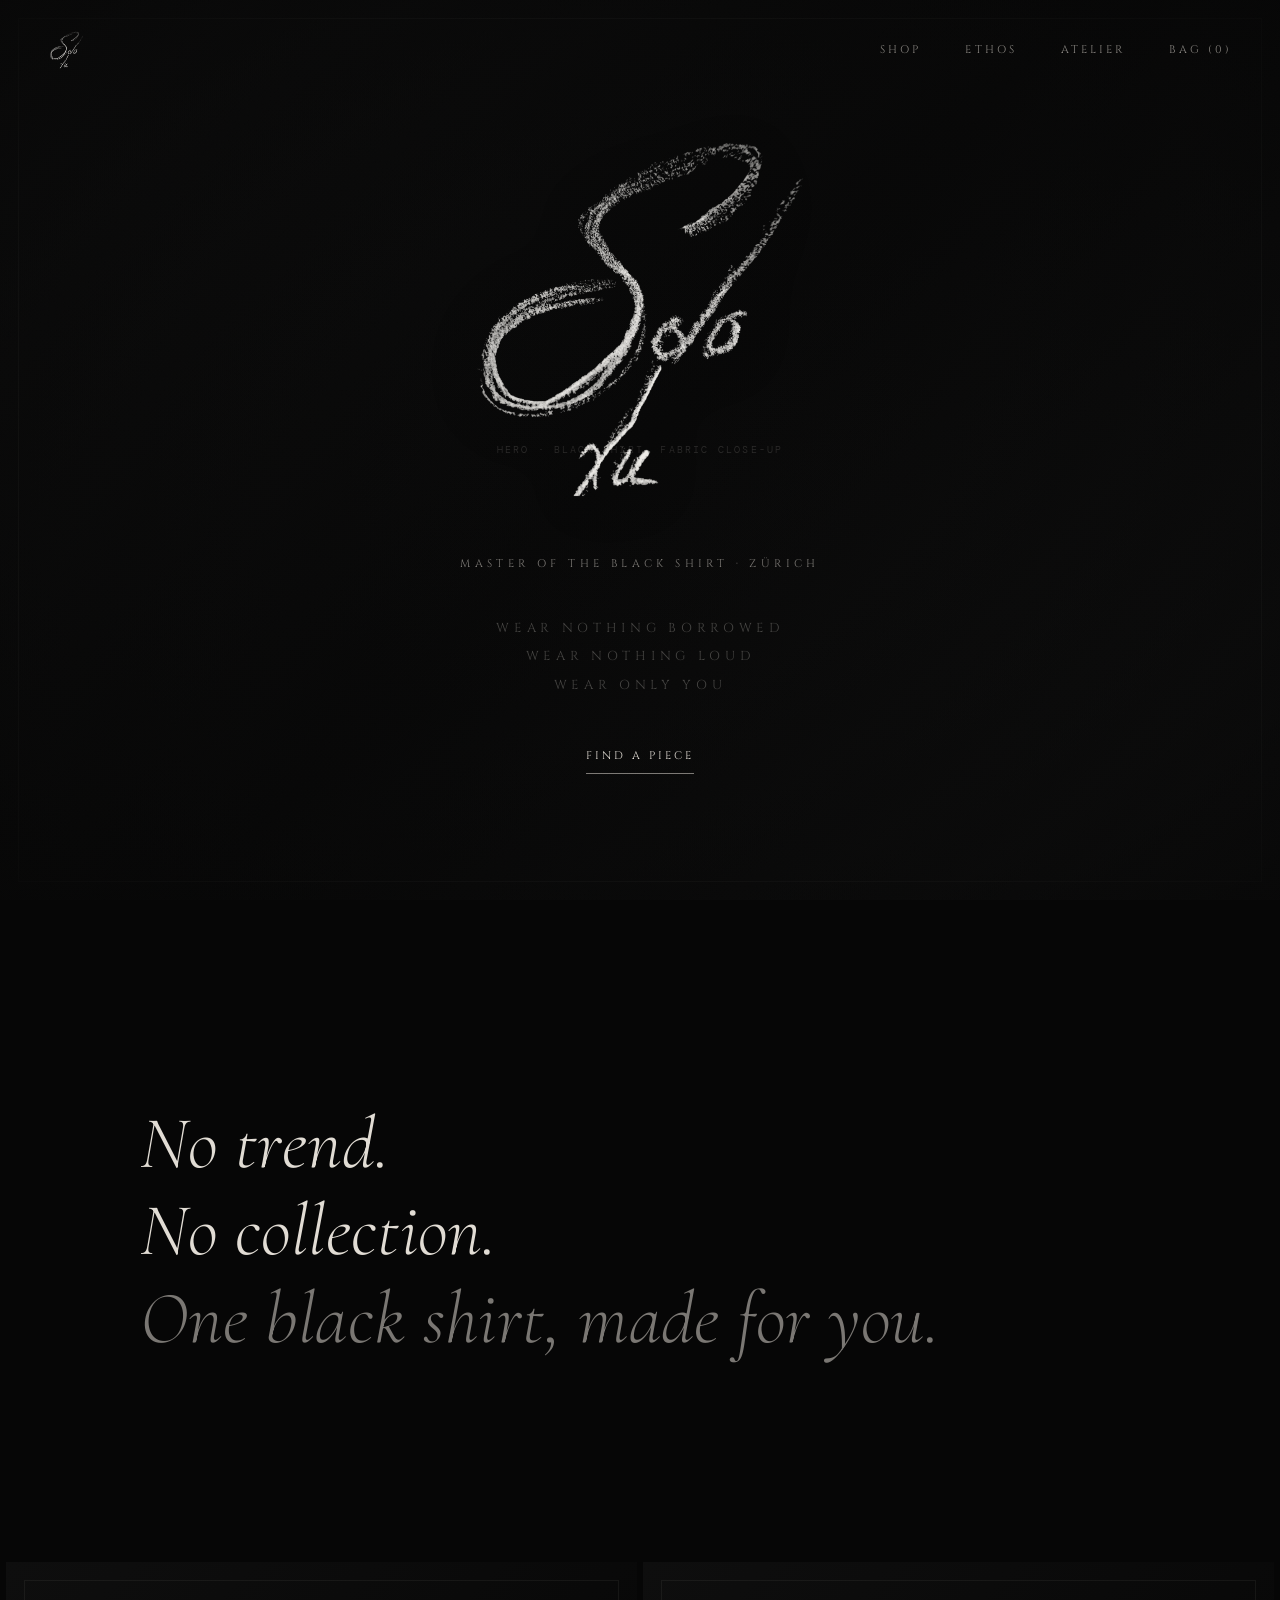
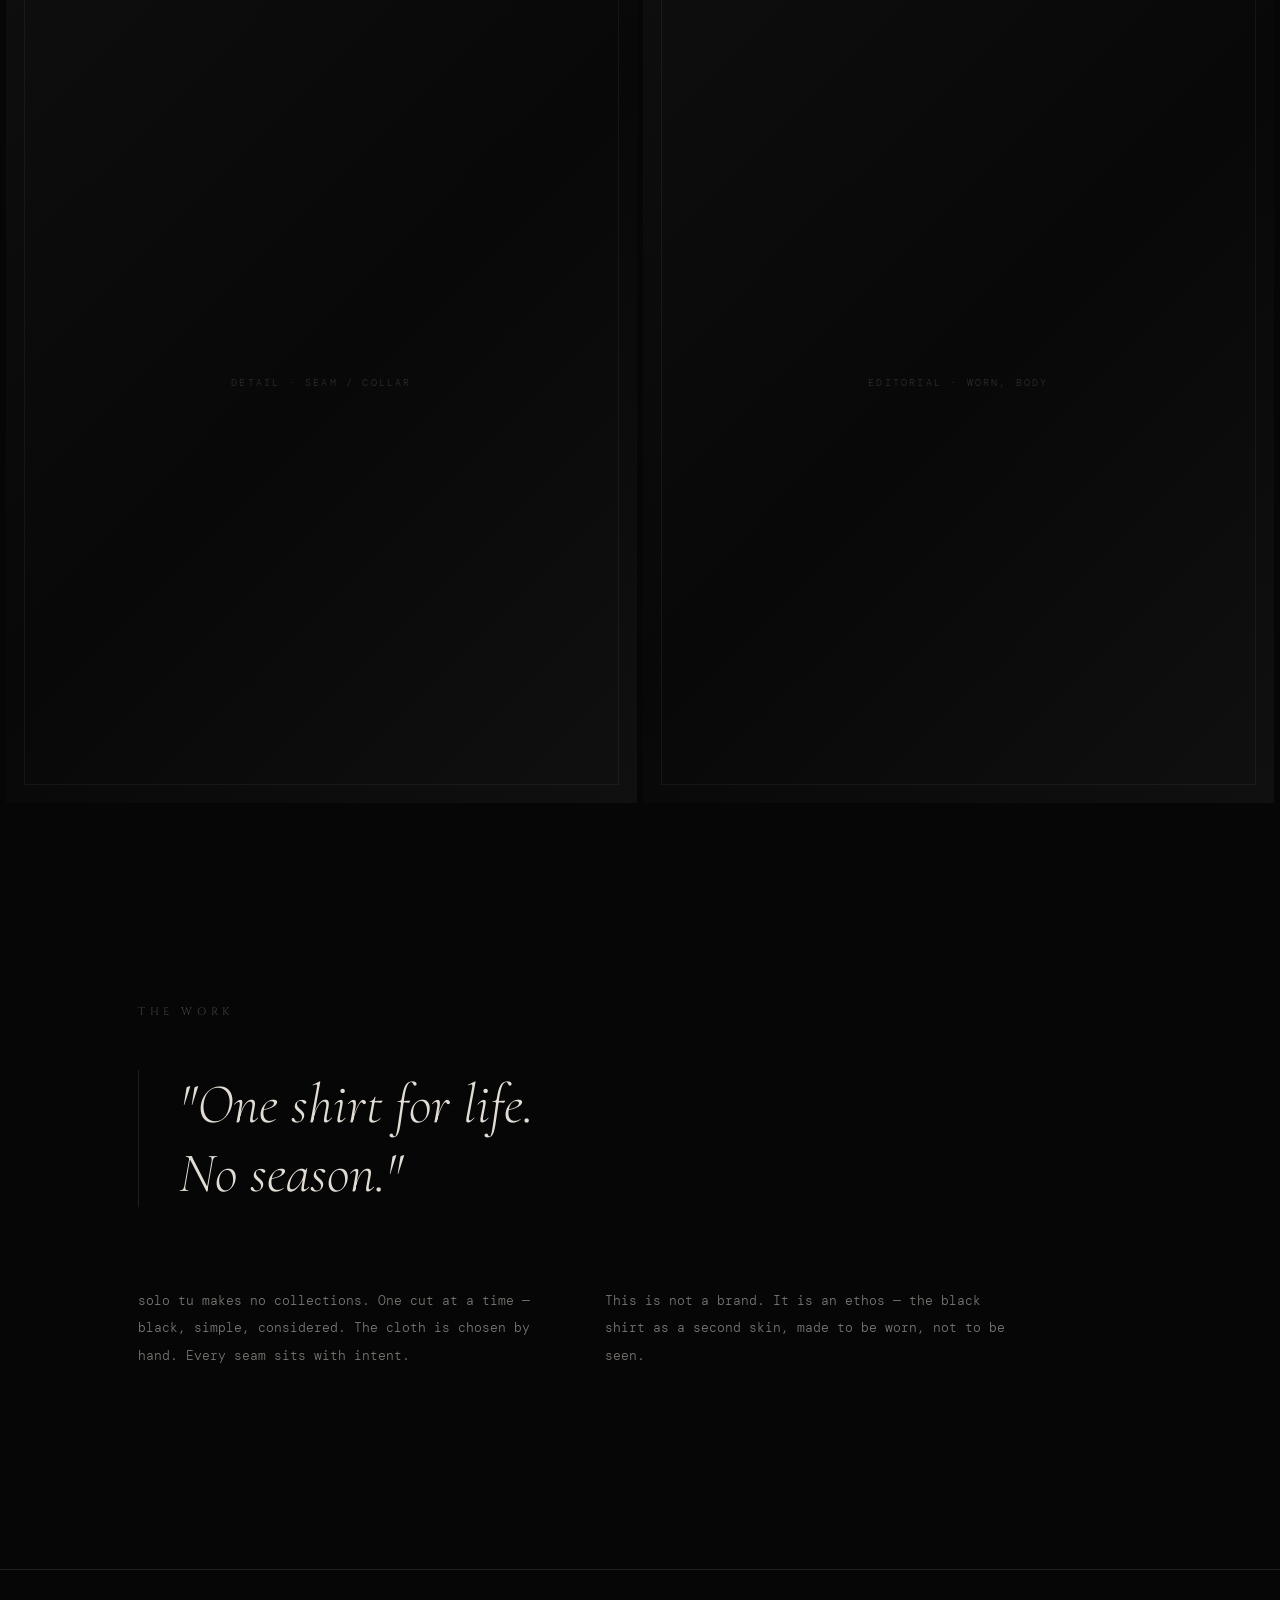
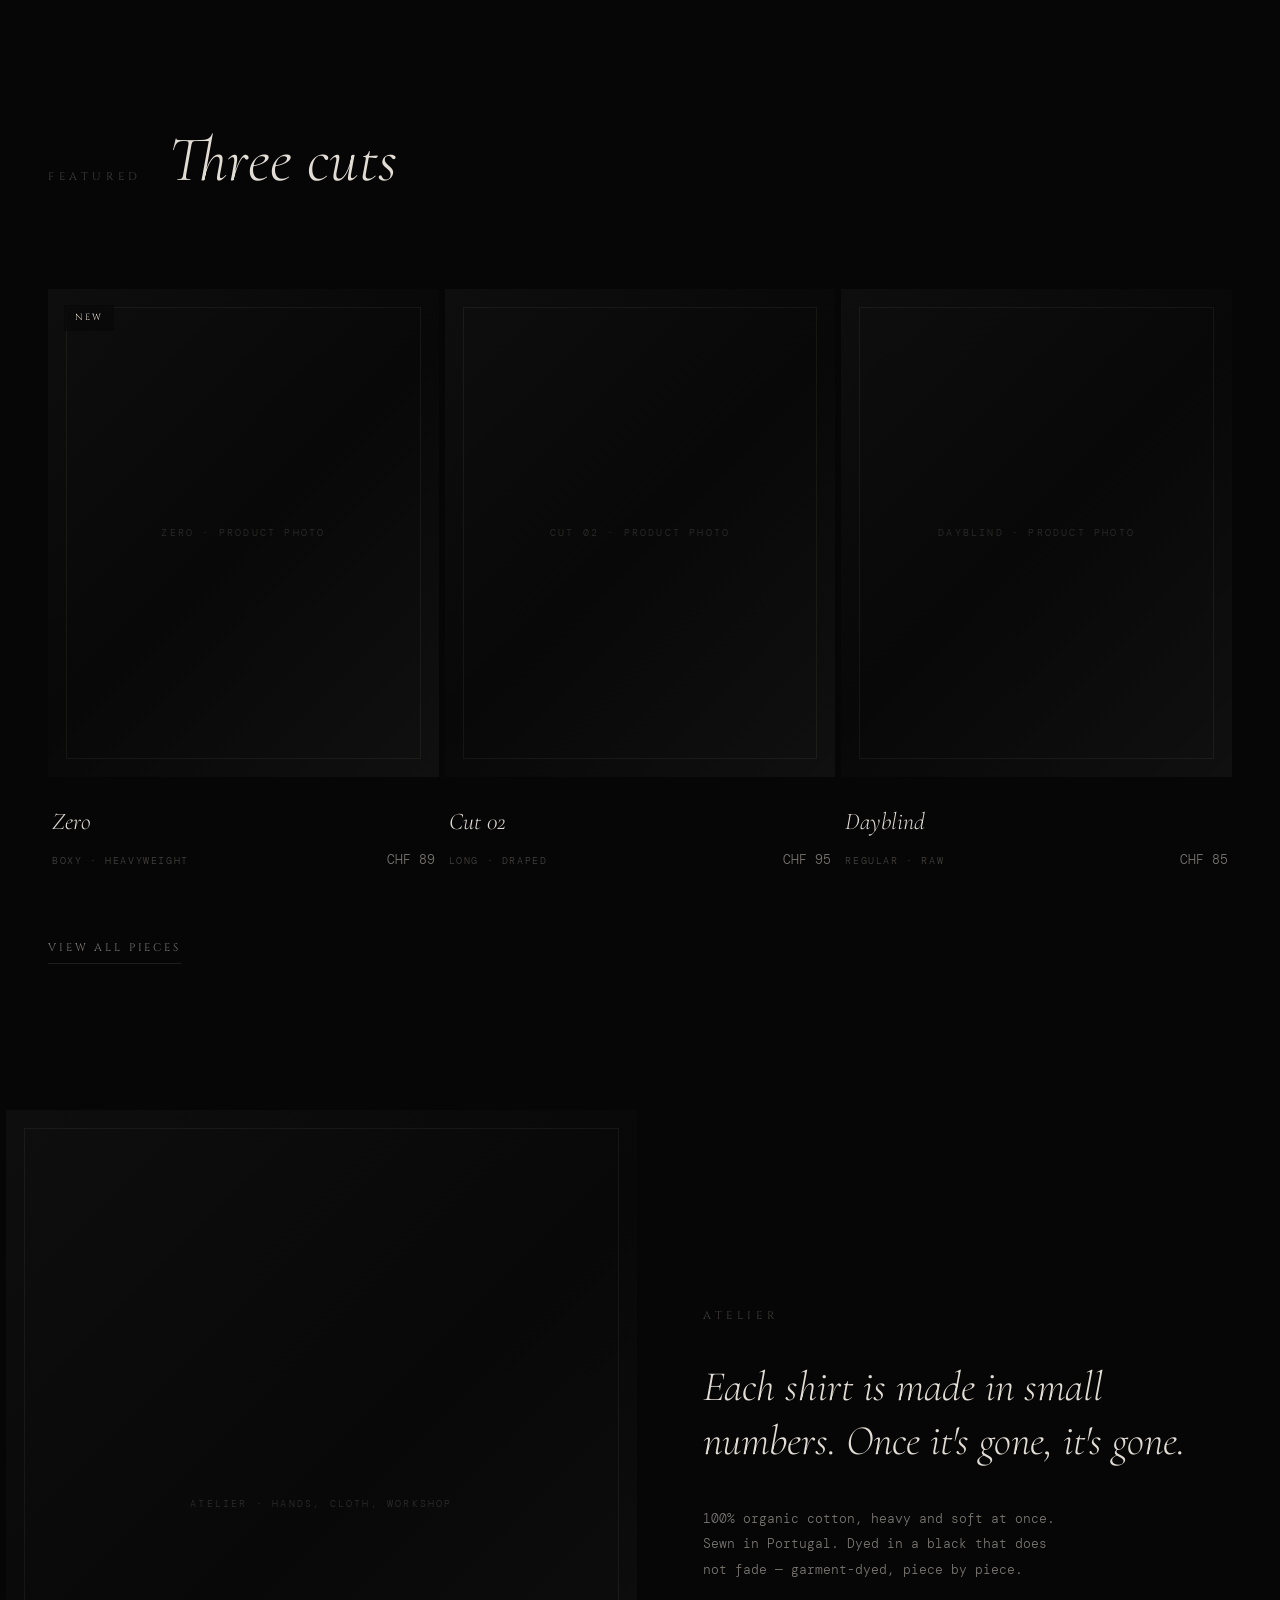
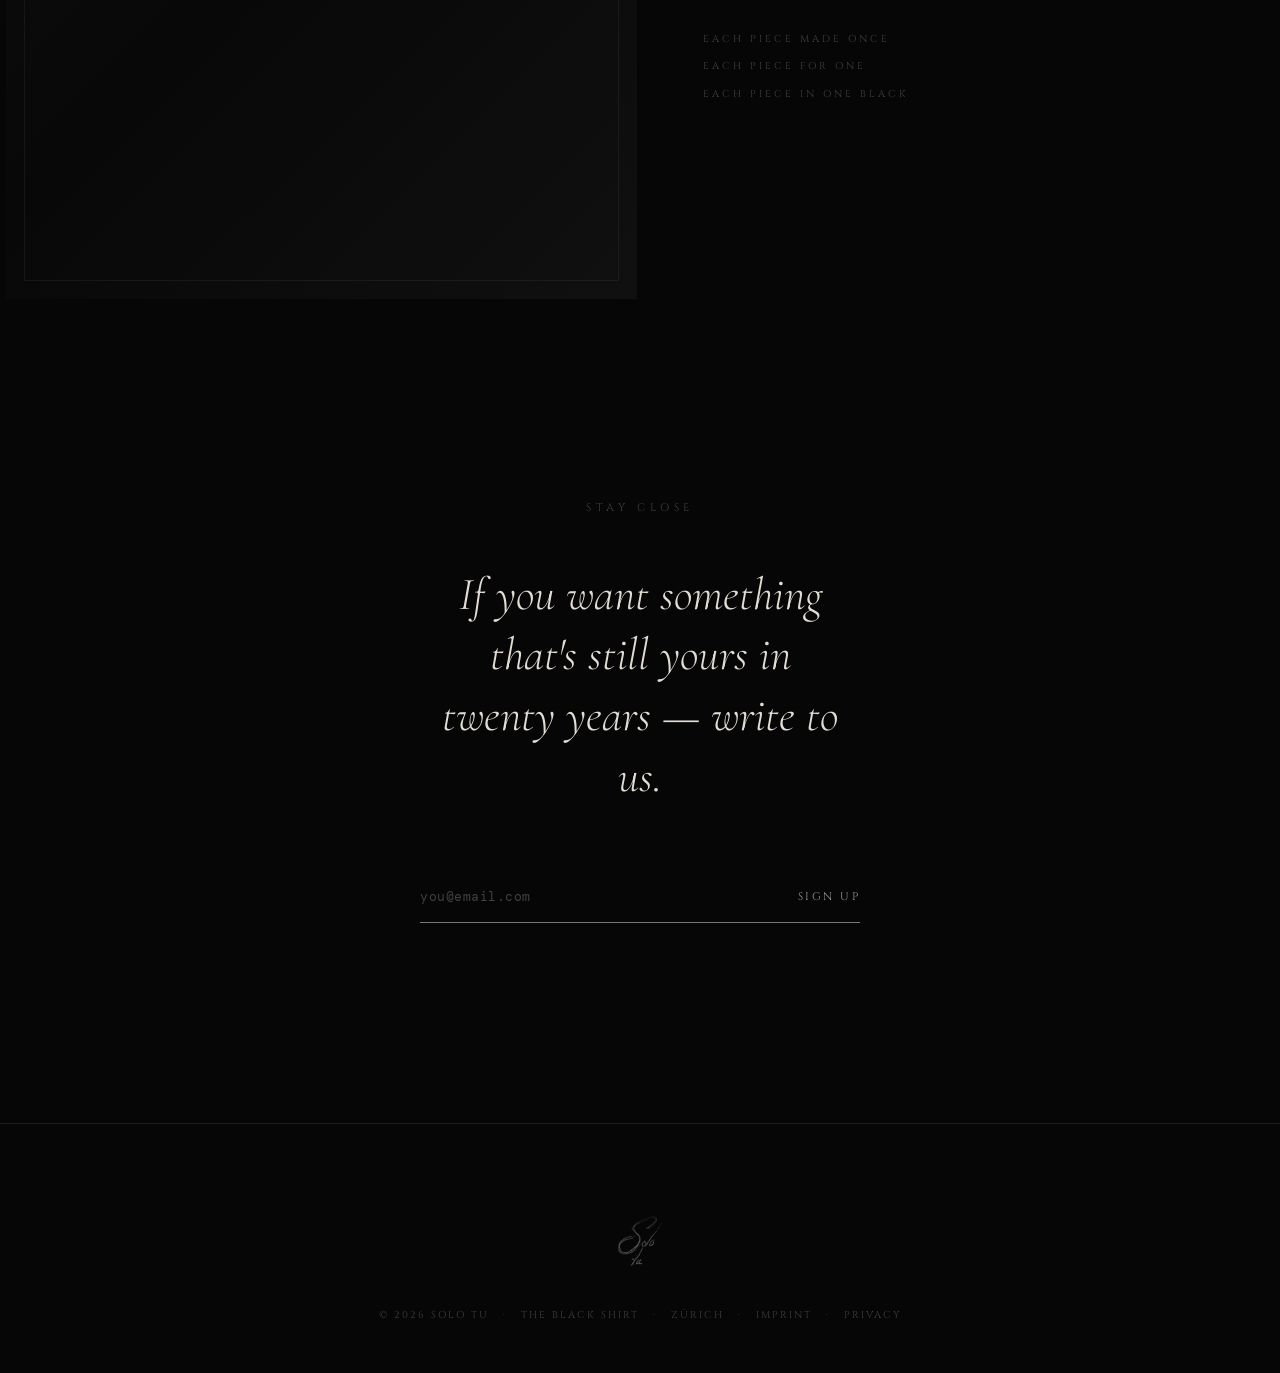
<file: index.html>
<!DOCTYPE html>
<html lang="en">
<head>
<meta charset="UTF-8">
<meta name="viewport" content="width=device-width, initial-scale=1.0">
<title>solo tu — wear nothing borrowed</title>
<meta name="description" content="solo tu. Black shirts as single pieces. Minimal. Black and white. Zürich.">
<link rel="preconnect" href="https://fonts.googleapis.com">
<link rel="preconnect" href="https://fonts.gstatic.com" crossorigin>
<link href="https://fonts.googleapis.com/css2?family=Cinzel:wght@400;500&family=Cormorant+Garamond:ital,wght@0,300;0,400;1,300;1,400&family=DM+Mono:wght@300;400&display=swap" rel="stylesheet">
<link rel="stylesheet" href="style.css">
</head>
<body>
<div class="grain"></div>

<nav id="nav">
  <a href="index.html" class="nav-logo"><img src="logo.png" alt="solo tu"></a>
  <button class="nav-toggle" aria-label="Menu" onclick="document.body.classList.toggle('menu-open')"><span></span><span></span><span></span></button>
  <div class="nav-links">
    <a href="shop.html">Shop</a>
    <a href="#manifest">Ethos</a>
    <a href="#atelier">Atelier</a>
    <a href="shop.html" class="nav-bag">Bag <span id="bag-count">(0)</span></a>
  </div>
</nav>

<!-- HERO — single atmospheric image, signature over it -->
<header class="hero">
  <div class="hero-media" data-ph="Hero · black shirt, fabric close-up">
    <div class="hero-overlay"></div>
  </div>
  <div class="hero-content">
    <img src="logo.png" alt="solo tu" class="hero-logo">
    <p class="hero-tagline">Master of the black shirt · Zürich</p>
    <div class="hero-lines">
      <span>Wear nothing borrowed</span>
      <span>Wear nothing loud</span>
      <span>Wear only you</span>
    </div>
    <a href="shop.html" class="hero-cta">Find a piece</a>
  </div>
</header>

<!-- MANIFEST — poetic, spare -->
<section class="manifest" id="manifest">
  <div class="manifest-inner">
    <p class="manifest-line" data-reveal>No trend.</p>
    <p class="manifest-line" data-reveal>No collection.</p>
    <p class="manifest-line dim" data-reveal>One black shirt, <em>made for you.</em></p>
  </div>
</section>

<!-- IMAGE PAIR -->
<section class="pair">
  <div class="pair-img" data-ph="Detail · seam / collar"></div>
  <div class="pair-img" data-ph="Editorial · worn, body"></div>
</section>

<!-- THE WORK -->
<section class="work" id="work">
  <span class="eyebrow" data-reveal>The Work</span>
  <blockquote class="work-quote" data-reveal>
    "One shirt for life.<br>No season."
  </blockquote>
  <div class="work-body" data-reveal>
    <p>solo tu makes no collections. One cut at a time — black, simple, considered. The cloth is chosen by hand. Every seam sits with intent.</p>
    <p>This is not a brand. It is an ethos — the black shirt as a second skin, made to be worn, not to be seen.</p>
  </div>
</section>

<!-- FEATURED -->
<section class="featured" id="featured">
  <div class="featured-head">
    <span class="eyebrow">Featured</span>
    <h2 class="featured-title">Three cuts</h2>
  </div>
  <div class="featured-grid" id="featured-grid"></div>
  <a href="shop.html" class="link-underline">View all pieces</a>
</section>

<!-- ATELIER -->
<section class="atelier" id="atelier">
  <div class="atelier-img" data-ph="Atelier · hands, cloth, workshop"></div>
  <div class="atelier-text" data-reveal>
    <span class="eyebrow">Atelier</span>
    <p class="atelier-quote">Each shirt is made in small numbers. Once it's gone, it's gone.</p>
    <p class="atelier-detail">100% organic cotton, heavy and soft at once. Sewn in Portugal. Dyed in a black that does not fade — garment-dyed, piece by piece.</p>
    <div class="atelier-pledge">
      <span>Each piece made once</span>
      <span>Each piece for one</span>
      <span>Each piece in one black</span>
    </div>
  </div>
</section>

<!-- COMMISSION / NEWSLETTER -->
<section class="commission">
  <span class="eyebrow" data-reveal>Stay close</span>
  <p class="commission-quote" data-reveal>If you want something that's still yours in twenty years — write to us.</p>
  <form class="signup-form" onsubmit="return false;">
    <input type="email" placeholder="you@email.com" aria-label="Email">
    <button type="submit">Sign up</button>
  </form>
</section>

<footer class="foot">
  <img src="logo.png" alt="solo tu" class="foot-logo">
  <div class="foot-meta">
    <span>© 2026 solo tu</span>
    <span>·</span>
    <span>The black shirt</span>
    <span>·</span>
    <span>Zürich</span>
    <span>·</span>
    <a href="impressum.html">Imprint</a>
    <span>·</span>
    <a href="datenschutz.html">Privacy</a>
  </div>
</footer>

<script src="products.js"></script>
<script src="main.js"></script>
</body>
</html>
</file>
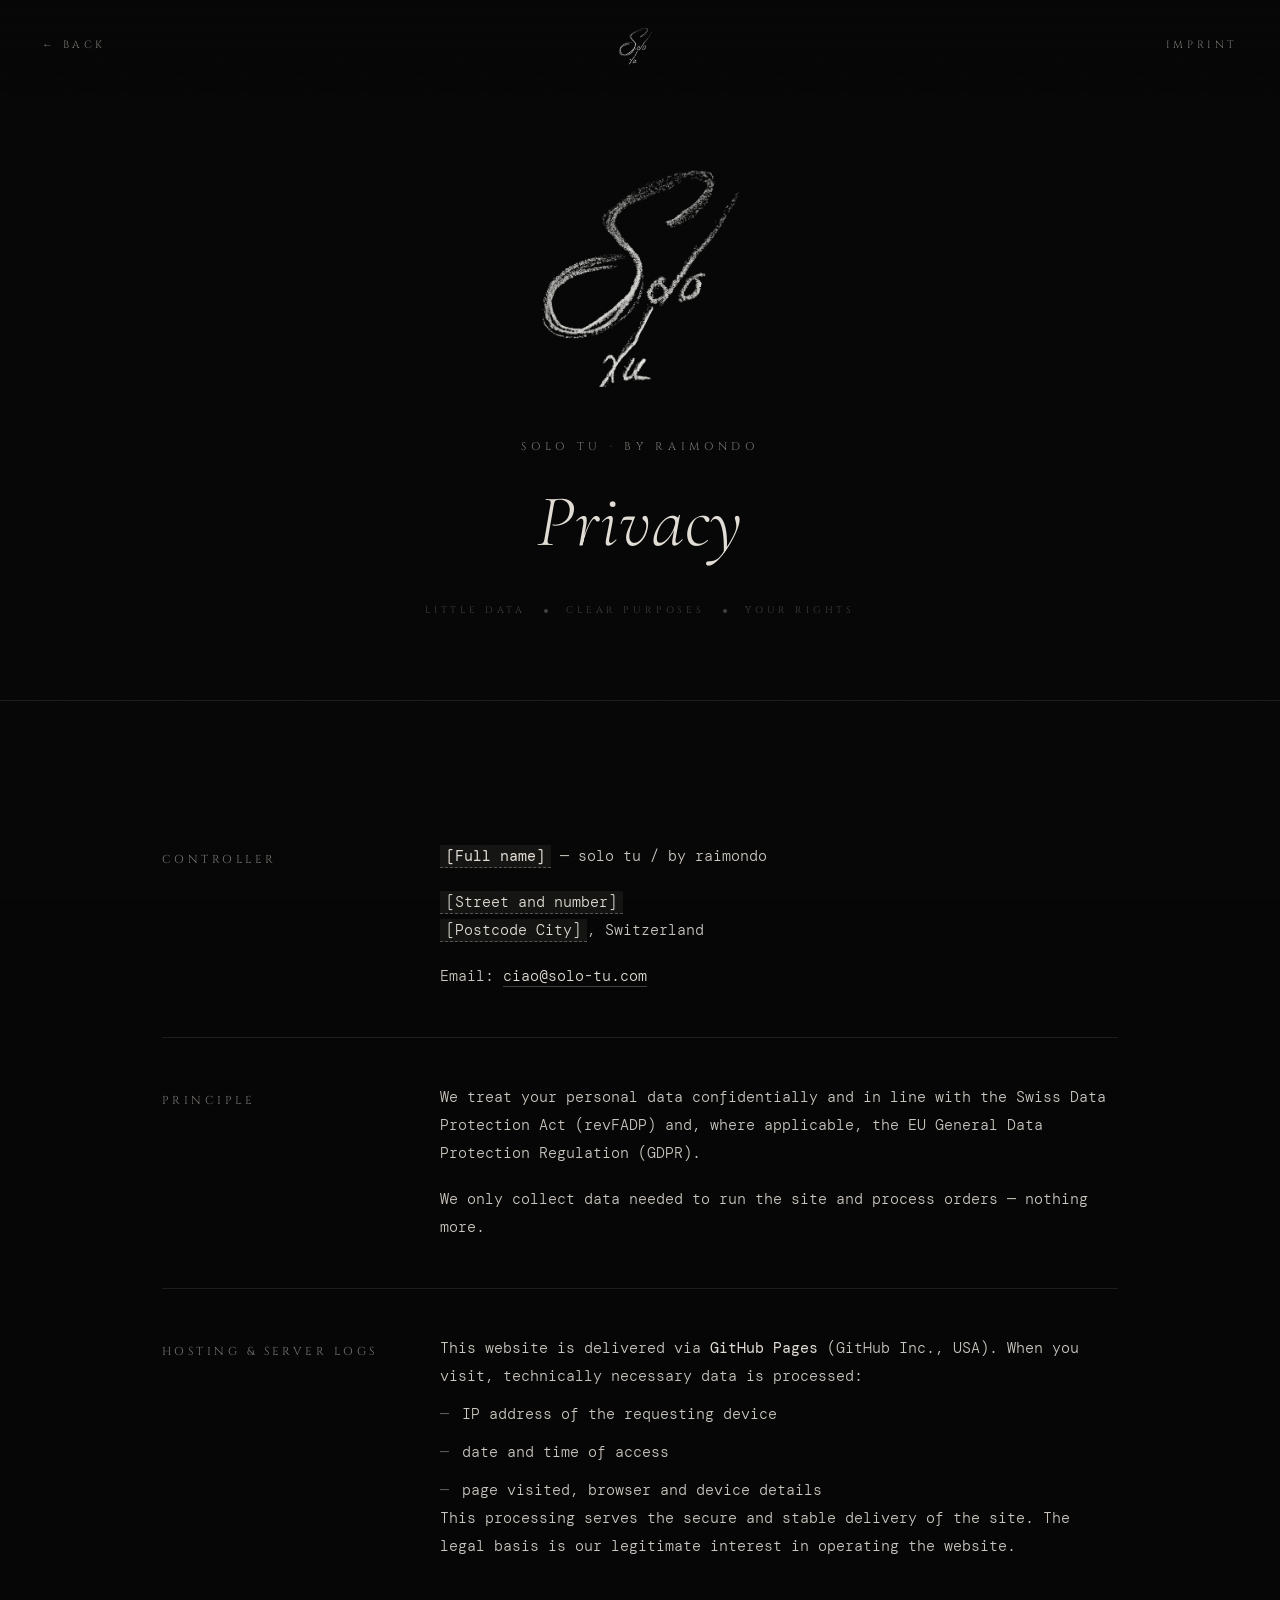
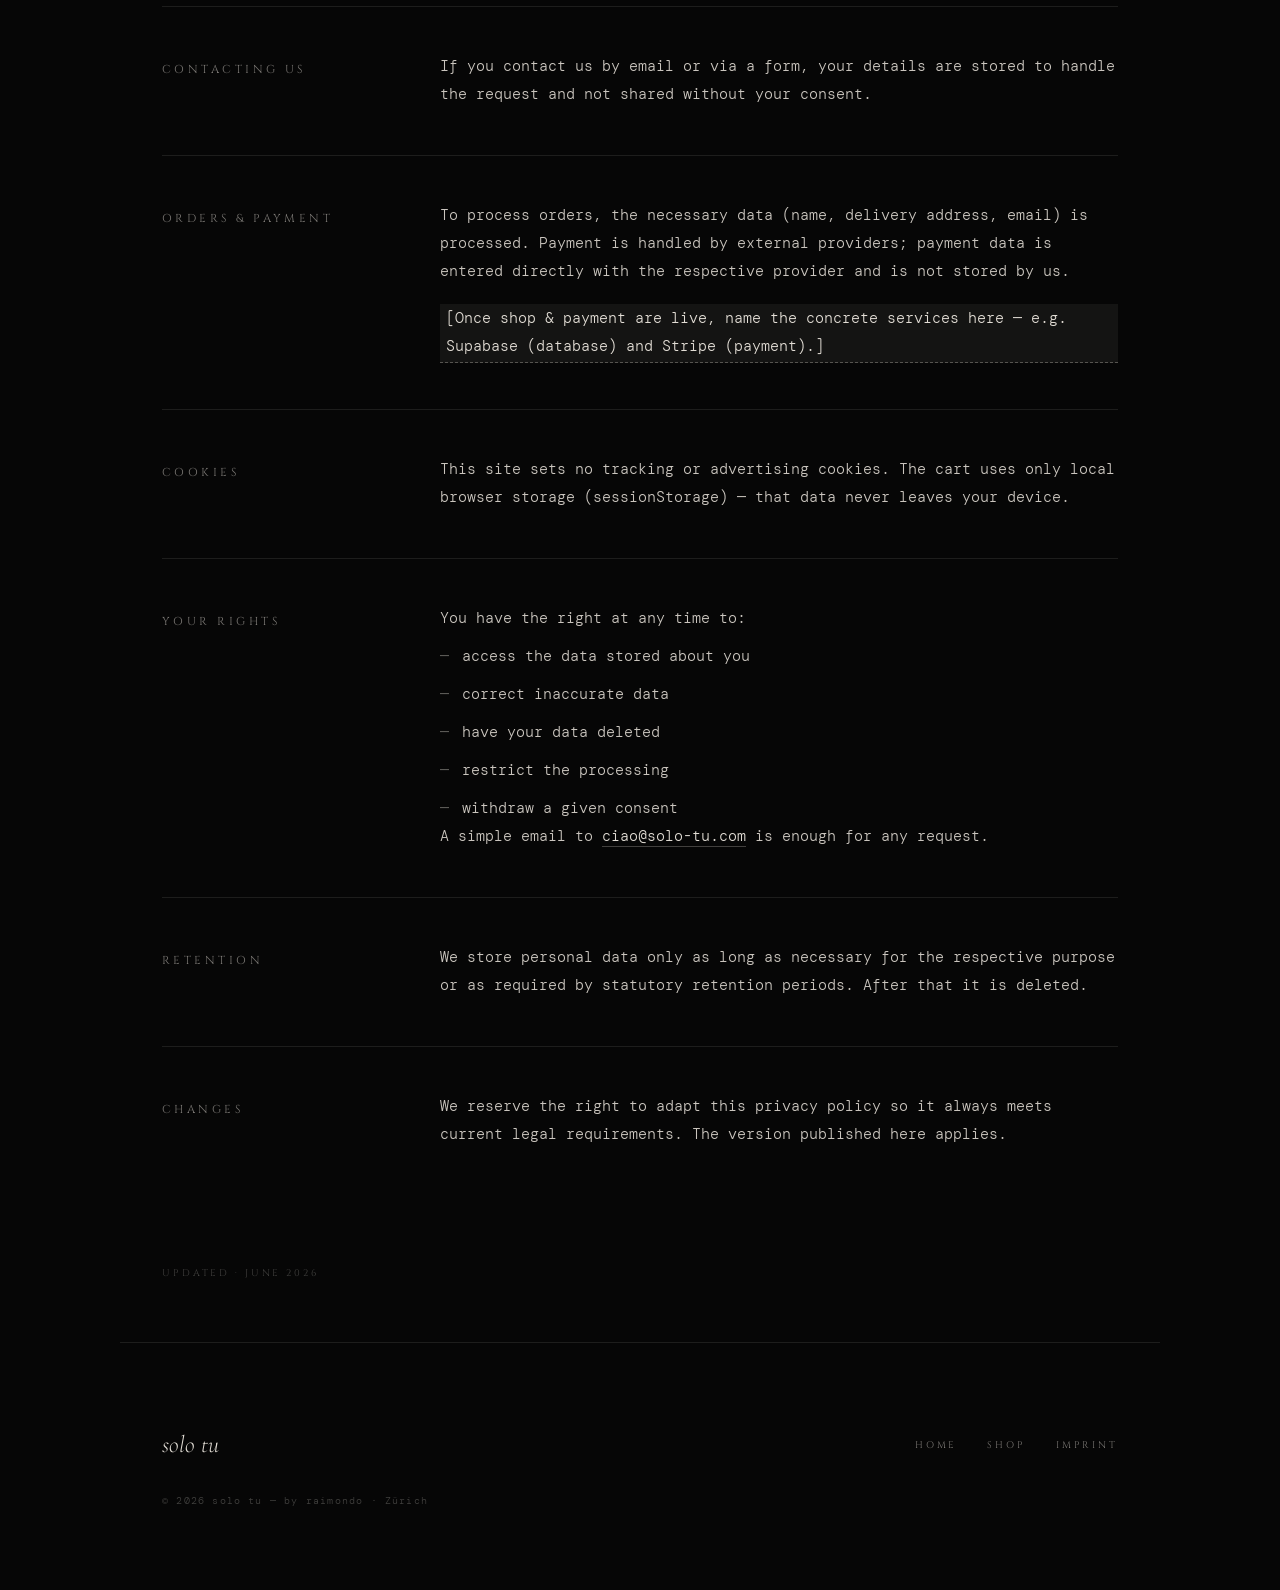
<file: datenschutz.html>
<!DOCTYPE html>
<html lang="en">
<head>
<meta charset="UTF-8">
<meta name="viewport" content="width=device-width, initial-scale=1.0">
<title>Privacy · solo tu</title>
<meta name="description" content="Privacy policy of solo tu — by raimondo, Zürich.">
<meta name="robots" content="index,follow">
<link rel="preconnect" href="https://fonts.googleapis.com"><link rel="preconnect" href="https://fonts.gstatic.com" crossorigin><link href="https://fonts.googleapis.com/css2?family=Cormorant+Garamond:ital,wght@0,300;1,300&family=Cinzel:wght@400;500&family=DM+Mono:wght@300;400&display=swap" rel="stylesheet">
<style>
*{margin:0;padding:0;box-sizing:border-box;}
html{scroll-behavior:smooth;}
body{background:#060606;color:rgba(237,232,223,0.95);font-family:'DM Mono',monospace;font-weight:300;line-height:1.85;-webkit-font-smoothing:antialiased;text-rendering:optimizeLegibility;overflow-x:hidden;position:relative;}
body::after{content:"";position:fixed;inset:0;pointer-events:none;z-index:9999;opacity:.05;mix-blend-mode:overlay;background-image:url("data:image/svg+xml,%3Csvg xmlns='http://www.w3.org/2000/svg' width='120' height='120'%3E%3Cfilter id='n'%3E%3CfeTurbulence type='fractalNoise' baseFrequency='0.9' numOctaves='3'/%3E%3C/filter%3E%3Crect width='100%25' height='100%25' filter='url(%23n)'/%3E%3C/svg%3E");}
.legal-nav{position:fixed;top:0;left:0;right:0;z-index:100;display:flex;align-items:center;justify-content:space-between;padding:26px 42px;background:linear-gradient(180deg,rgba(6,6,6,0.92) 0%,rgba(6,6,6,0) 100%);}
.legal-nav a{color:rgba(237,232,223,0.50);text-decoration:none;font-family:'Cinzel',serif;font-size:.66rem;letter-spacing:.34em;text-transform:uppercase;cursor:pointer;transition:color .4s ease;}
.legal-nav a:hover{color:rgba(237,232,223,0.95);}
.logo-mark{display:block;background-image:url([data-uri]);background-position:center;background-repeat:no-repeat;background-size:contain;aspect-ratio:520/559;}.legal-nav .nav-logo .logo-mark{height:40px;opacity:.9;}
.legal-hero{min-height:62vh;display:flex;flex-direction:column;align-items:center;justify-content:center;text-align:center;padding:160px 24px 80px;border-bottom:1px solid rgba(237,232,223,.10);}
.legal-hero .hero-logo{width:clamp(150px,18vw,220px);opacity:.94;margin-bottom:40px;}
.legal-hero .eyebrow{font-family:'Cinzel',serif;font-size:.7rem;letter-spacing:.42em;text-transform:uppercase;color:rgba(237,232,223,0.50);margin-bottom:26px;}
.legal-hero h1{font-family:'Cormorant Garamond',serif;font-weight:300;font-style:italic;font-size:clamp(2.6rem,6vw,4.6rem);line-height:1.05;letter-spacing:.01em;color:rgba(237,232,223,0.95);}
.pledge{display:flex;flex-wrap:wrap;align-items:center;justify-content:center;gap:18px;margin-top:42px;}
.pledge span{font-family:'Cinzel',serif;font-size:.6rem;letter-spacing:.40em;text-transform:uppercase;color:rgba(237,232,223,0.26);}
.pledge i{display:inline-block;width:4px;height:4px;border-radius:50%;background:rgba(237,232,223,0.26);}
.legal-body{max-width:1040px;margin:0 auto;padding:96px 42px 40px;}
.legal-block{display:grid;grid-template-columns:230px 1fr;gap:48px;padding:46px 0;border-bottom:1px solid rgba(237,232,223,.10);}
.legal-block:last-of-type{border-bottom:none;}
.legal-block .label{font-family:'Cinzel',serif;font-size:.72rem;letter-spacing:.30em;text-transform:uppercase;color:rgba(237,232,223,0.50);padding-top:6px;}
.legal-block .content{font-family:'DM Mono',monospace;font-weight:300;font-size:.92rem;line-height:1.9;color:rgba(237,232,223,0.85);}
.legal-block .content p+p{margin-top:18px;}
.legal-block .content strong{color:rgba(237,232,223,0.95);font-weight:400;}
.legal-block .content a{color:rgba(237,232,223,0.95);text-decoration:none;border-bottom:1px solid rgba(237,232,223,.26);cursor:pointer;transition:border-color .3s ease;}
.legal-block .content a:hover{border-color:rgba(237,232,223,0.95);}
.legal-block .content ul{list-style:none;margin-top:8px;}
.legal-block .content li{position:relative;padding-left:22px;margin-top:10px;}
.legal-block .content li::before{content:"—";position:absolute;left:0;color:rgba(237,232,223,0.40);}
.fill{color:rgba(237,232,223,0.95);background:rgba(237,232,223,.06);border-bottom:1px dashed rgba(237,232,223,.30);padding:1px 6px;}
.legal-updated{max-width:1040px;margin:0 auto;padding:30px 42px 0;font-family:'Cinzel',serif;font-size:.6rem;letter-spacing:.30em;text-transform:uppercase;color:rgba(237,232,223,0.26);}
.legal-footer{max-width:1040px;margin:60px auto 0;padding:80px 42px;display:flex;flex-wrap:wrap;align-items:center;justify-content:space-between;gap:24px;border-top:1px solid rgba(237,232,223,.10);}
.legal-footer .brand{font-family:'Cormorant Garamond',serif;font-style:italic;font-weight:300;font-size:1.5rem;color:rgba(237,232,223,0.95);}
.legal-footer .links{display:flex;gap:30px;flex-wrap:wrap;}
.legal-footer a{color:rgba(237,232,223,0.50);text-decoration:none;font-family:'Cinzel',serif;font-size:.6rem;letter-spacing:.30em;text-transform:uppercase;cursor:pointer;transition:color .4s ease;}
.legal-footer a:hover{color:rgba(237,232,223,0.95);}
.legal-footer .copy{width:100%;font-family:'DM Mono',monospace;font-size:.62rem;letter-spacing:.12em;color:rgba(237,232,223,0.26);}
.reveal{opacity:0;transform:translateY(18px);transition:opacity 1s ease,transform 1s ease;}
.reveal.in{opacity:1;transform:none;}
@media(max-width:720px){.legal-nav{padding:20px 22px;}.legal-hero{padding:130px 20px 60px;min-height:54vh;}.legal-body{padding:64px 22px 30px;}.legal-block{grid-template-columns:1fr;gap:14px;padding:38px 0;}.legal-block .label{padding-top:0;}.legal-footer{padding:60px 22px;}.legal-updated{padding:24px 22px 0;}}
@media(prefers-reduced-motion:reduce){.reveal{opacity:1;transform:none;transition:none;}html{scroll-behavior:auto;}}
</style>
</head>
<body>
  <nav class="legal-nav">
    <a href="index.html">← Back</a>
    <a class="nav-logo" href="index.html"><span class="logo-mark" role="img" aria-label="solo tu"></span></a>
    <a href="impressum.html">Imprint</a>
  </nav>
  <header class="legal-hero">
    <span class="hero-logo logo-mark" role="img" aria-label="solo tu"></span>
    <p class="eyebrow">solo tu · by raimondo</p>
    <h1>Privacy</h1>
    <div class="pledge"><span>Little data</span><i></i><span>Clear purposes</span><i></i><span>Your rights</span></div>
  </header>
  <main class="legal-body">
    <section class="legal-block reveal">
      <div class="label">Controller</div>
      <div class="content"><p><strong class="fill">[Full name]</strong> — solo tu / by raimondo</p><p><span class="fill">[Street and number]</span><br><span class="fill">[Postcode City]</span>, Switzerland</p><p>Email: <a href="mailto:ciao@solo-tu.com">ciao@solo-tu.com</a></p></div>
    </section>
    <section class="legal-block reveal">
      <div class="label">Principle</div>
      <div class="content"><p>We treat your personal data confidentially and in line with the Swiss Data Protection Act (revFADP) and, where applicable, the EU General Data Protection Regulation (GDPR).</p><p>We only collect data needed to run the site and process orders — nothing more.</p></div>
    </section>
    <section class="legal-block reveal">
      <div class="label">Hosting &amp; server logs</div>
      <div class="content"><p>This website is delivered via <strong>GitHub Pages</strong> (GitHub Inc., USA). When you visit, technically necessary data is processed:</p><ul><li>IP address of the requesting device</li><li>date and time of access</li><li>page visited, browser and device details</li></ul><p>This processing serves the secure and stable delivery of the site. The legal basis is our legitimate interest in operating the website.</p></div>
    </section>
    <section class="legal-block reveal">
      <div class="label">Contacting us</div>
      <div class="content"><p>If you contact us by email or via a form, your details are stored to handle the request and not shared without your consent.</p></div>
    </section>
    <section class="legal-block reveal">
      <div class="label">Orders &amp; payment</div>
      <div class="content"><p>To process orders, the necessary data (name, delivery address, email) is processed. Payment is handled by external providers; payment data is entered directly with the respective provider and is not stored by us.</p><p class="fill">[Once shop &amp; payment are live, name the concrete services here — e.g. Supabase (database) and Stripe (payment).]</p></div>
    </section>
    <section class="legal-block reveal">
      <div class="label">Cookies</div>
      <div class="content"><p>This site sets no tracking or advertising cookies. The cart uses only local browser storage (sessionStorage) — that data never leaves your device.</p></div>
    </section>
    <section class="legal-block reveal">
      <div class="label">Your rights</div>
      <div class="content"><p>You have the right at any time to:</p><ul><li>access the data stored about you</li><li>correct inaccurate data</li><li>have your data deleted</li><li>restrict the processing</li><li>withdraw a given consent</li></ul><p>A simple email to <a href="mailto:ciao@solo-tu.com">ciao@solo-tu.com</a> is enough for any request.</p></div>
    </section>
    <section class="legal-block reveal">
      <div class="label">Retention</div>
      <div class="content"><p>We store personal data only as long as necessary for the respective purpose or as required by statutory retention periods. After that it is deleted.</p></div>
    </section>
    <section class="legal-block reveal">
      <div class="label">Changes</div>
      <div class="content"><p>We reserve the right to adapt this privacy policy so it always meets current legal requirements. The version published here applies.</p></div>
    </section>
  </main>
  <p class="legal-updated">Updated · June 2026</p>
  <footer class="legal-footer">
    <div class="brand">solo tu</div>
    <div class="links">
      <a href="index.html">Home</a>
      <a href="shop.html">Shop</a>
      <a href="impressum.html">Imprint</a>
    </div>
    <div class="copy">© 2026 solo tu — by raimondo · Zürich</div>
  </footer>
  <script>
const io=new IntersectionObserver((es)=>{es.forEach(e=>{if(e.isIntersecting){e.target.classList.add('in');io.unobserve(e.target);}});},{threshold:.12});
document.querySelectorAll('.reveal').forEach(el=>io.observe(el));
</script>
</body>
</html>
</file>
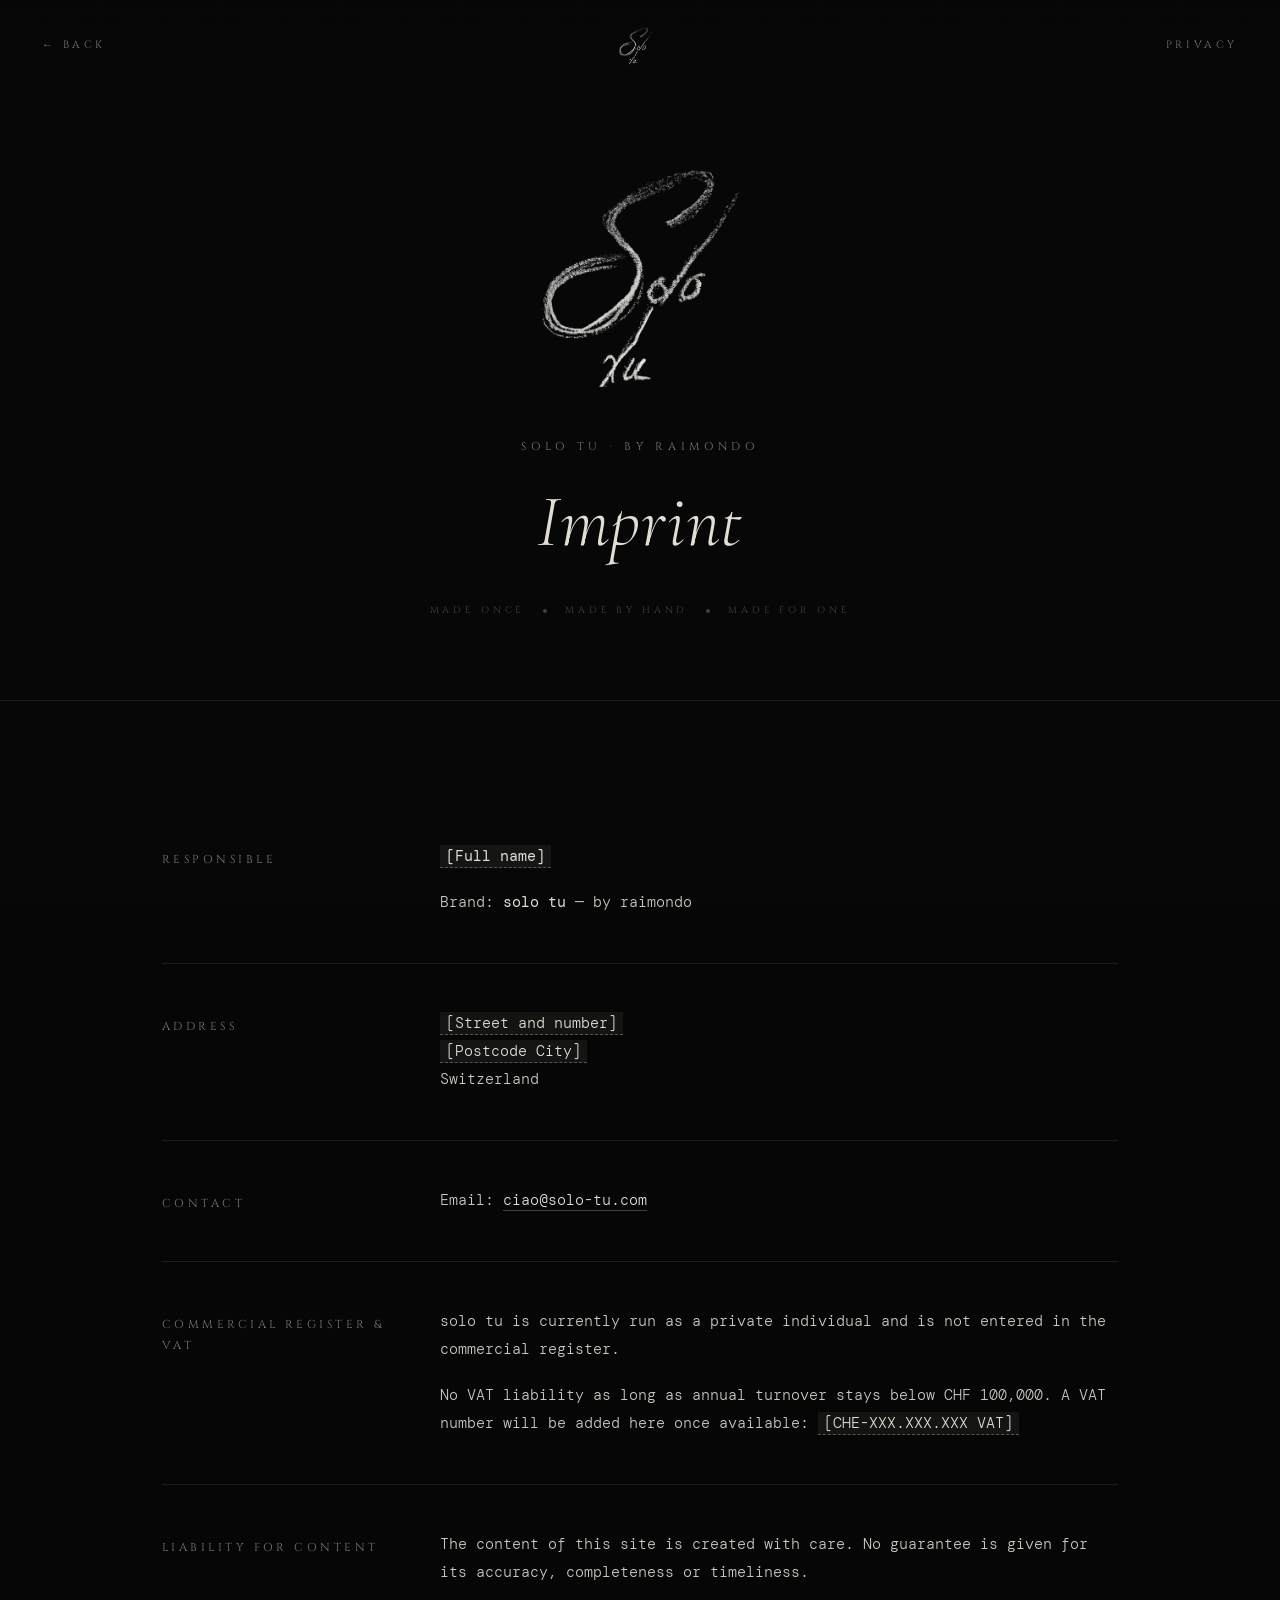
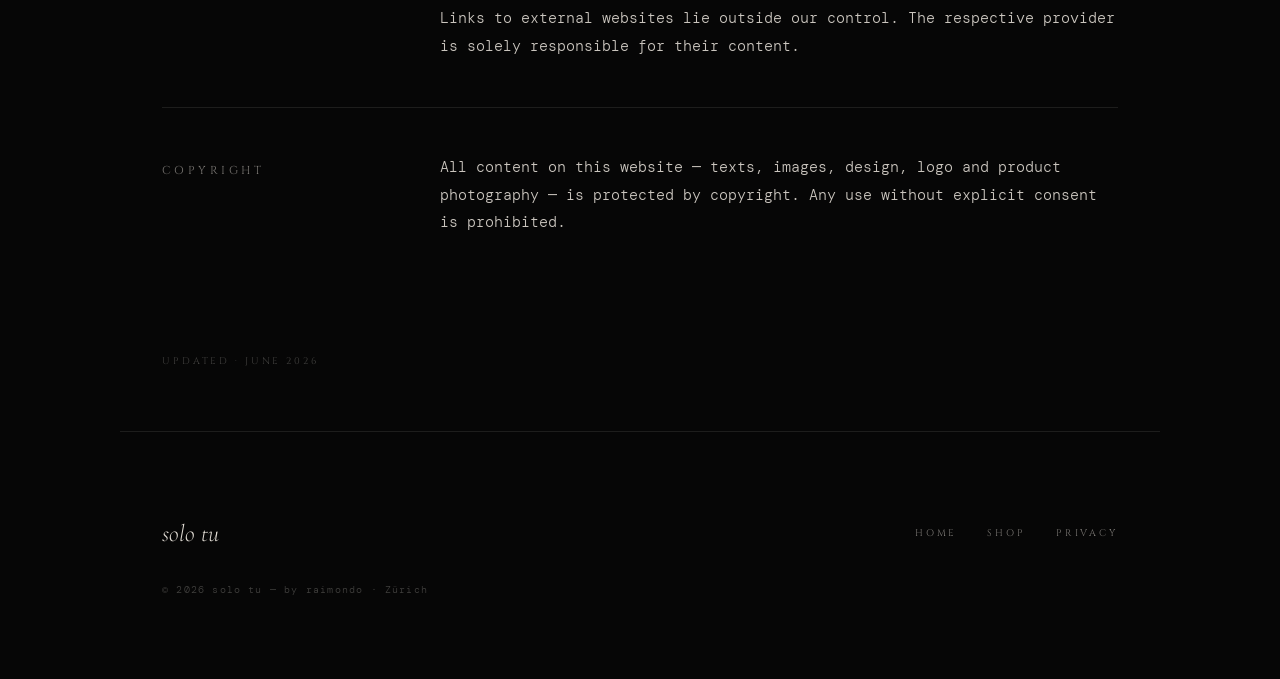
<file: impressum.html>
<!DOCTYPE html>
<html lang="en">
<head>
<meta charset="UTF-8">
<meta name="viewport" content="width=device-width, initial-scale=1.0">
<title>Imprint · solo tu</title>
<meta name="description" content="Imprint of solo tu — by raimondo, Zürich.">
<meta name="robots" content="index,follow">
<link rel="preconnect" href="https://fonts.googleapis.com"><link rel="preconnect" href="https://fonts.gstatic.com" crossorigin><link href="https://fonts.googleapis.com/css2?family=Cormorant+Garamond:ital,wght@0,300;1,300&family=Cinzel:wght@400;500&family=DM+Mono:wght@300;400&display=swap" rel="stylesheet">
<style>
*{margin:0;padding:0;box-sizing:border-box;}
html{scroll-behavior:smooth;}
body{background:#060606;color:rgba(237,232,223,0.95);font-family:'DM Mono',monospace;font-weight:300;line-height:1.85;-webkit-font-smoothing:antialiased;text-rendering:optimizeLegibility;overflow-x:hidden;position:relative;}
body::after{content:"";position:fixed;inset:0;pointer-events:none;z-index:9999;opacity:.05;mix-blend-mode:overlay;background-image:url("data:image/svg+xml,%3Csvg xmlns='http://www.w3.org/2000/svg' width='120' height='120'%3E%3Cfilter id='n'%3E%3CfeTurbulence type='fractalNoise' baseFrequency='0.9' numOctaves='3'/%3E%3C/filter%3E%3Crect width='100%25' height='100%25' filter='url(%23n)'/%3E%3C/svg%3E");}
.legal-nav{position:fixed;top:0;left:0;right:0;z-index:100;display:flex;align-items:center;justify-content:space-between;padding:26px 42px;background:linear-gradient(180deg,rgba(6,6,6,0.92) 0%,rgba(6,6,6,0) 100%);}
.legal-nav a{color:rgba(237,232,223,0.50);text-decoration:none;font-family:'Cinzel',serif;font-size:.66rem;letter-spacing:.34em;text-transform:uppercase;cursor:pointer;transition:color .4s ease;}
.legal-nav a:hover{color:rgba(237,232,223,0.95);}
.logo-mark{display:block;background-image:url([data-uri]);background-position:center;background-repeat:no-repeat;background-size:contain;aspect-ratio:520/559;}.legal-nav .nav-logo .logo-mark{height:40px;opacity:.9;}
.legal-hero{min-height:62vh;display:flex;flex-direction:column;align-items:center;justify-content:center;text-align:center;padding:160px 24px 80px;border-bottom:1px solid rgba(237,232,223,.10);}
.legal-hero .hero-logo{width:clamp(150px,18vw,220px);opacity:.94;margin-bottom:40px;}
.legal-hero .eyebrow{font-family:'Cinzel',serif;font-size:.7rem;letter-spacing:.42em;text-transform:uppercase;color:rgba(237,232,223,0.50);margin-bottom:26px;}
.legal-hero h1{font-family:'Cormorant Garamond',serif;font-weight:300;font-style:italic;font-size:clamp(2.6rem,6vw,4.6rem);line-height:1.05;letter-spacing:.01em;color:rgba(237,232,223,0.95);}
.pledge{display:flex;flex-wrap:wrap;align-items:center;justify-content:center;gap:18px;margin-top:42px;}
.pledge span{font-family:'Cinzel',serif;font-size:.6rem;letter-spacing:.40em;text-transform:uppercase;color:rgba(237,232,223,0.26);}
.pledge i{display:inline-block;width:4px;height:4px;border-radius:50%;background:rgba(237,232,223,0.26);}
.legal-body{max-width:1040px;margin:0 auto;padding:96px 42px 40px;}
.legal-block{display:grid;grid-template-columns:230px 1fr;gap:48px;padding:46px 0;border-bottom:1px solid rgba(237,232,223,.10);}
.legal-block:last-of-type{border-bottom:none;}
.legal-block .label{font-family:'Cinzel',serif;font-size:.72rem;letter-spacing:.30em;text-transform:uppercase;color:rgba(237,232,223,0.50);padding-top:6px;}
.legal-block .content{font-family:'DM Mono',monospace;font-weight:300;font-size:.92rem;line-height:1.9;color:rgba(237,232,223,0.85);}
.legal-block .content p+p{margin-top:18px;}
.legal-block .content strong{color:rgba(237,232,223,0.95);font-weight:400;}
.legal-block .content a{color:rgba(237,232,223,0.95);text-decoration:none;border-bottom:1px solid rgba(237,232,223,.26);cursor:pointer;transition:border-color .3s ease;}
.legal-block .content a:hover{border-color:rgba(237,232,223,0.95);}
.legal-block .content ul{list-style:none;margin-top:8px;}
.legal-block .content li{position:relative;padding-left:22px;margin-top:10px;}
.legal-block .content li::before{content:"—";position:absolute;left:0;color:rgba(237,232,223,0.40);}
.fill{color:rgba(237,232,223,0.95);background:rgba(237,232,223,.06);border-bottom:1px dashed rgba(237,232,223,.30);padding:1px 6px;}
.legal-updated{max-width:1040px;margin:0 auto;padding:30px 42px 0;font-family:'Cinzel',serif;font-size:.6rem;letter-spacing:.30em;text-transform:uppercase;color:rgba(237,232,223,0.26);}
.legal-footer{max-width:1040px;margin:60px auto 0;padding:80px 42px;display:flex;flex-wrap:wrap;align-items:center;justify-content:space-between;gap:24px;border-top:1px solid rgba(237,232,223,.10);}
.legal-footer .brand{font-family:'Cormorant Garamond',serif;font-style:italic;font-weight:300;font-size:1.5rem;color:rgba(237,232,223,0.95);}
.legal-footer .links{display:flex;gap:30px;flex-wrap:wrap;}
.legal-footer a{color:rgba(237,232,223,0.50);text-decoration:none;font-family:'Cinzel',serif;font-size:.6rem;letter-spacing:.30em;text-transform:uppercase;cursor:pointer;transition:color .4s ease;}
.legal-footer a:hover{color:rgba(237,232,223,0.95);}
.legal-footer .copy{width:100%;font-family:'DM Mono',monospace;font-size:.62rem;letter-spacing:.12em;color:rgba(237,232,223,0.26);}
.reveal{opacity:0;transform:translateY(18px);transition:opacity 1s ease,transform 1s ease;}
.reveal.in{opacity:1;transform:none;}
@media(max-width:720px){.legal-nav{padding:20px 22px;}.legal-hero{padding:130px 20px 60px;min-height:54vh;}.legal-body{padding:64px 22px 30px;}.legal-block{grid-template-columns:1fr;gap:14px;padding:38px 0;}.legal-block .label{padding-top:0;}.legal-footer{padding:60px 22px;}.legal-updated{padding:24px 22px 0;}}
@media(prefers-reduced-motion:reduce){.reveal{opacity:1;transform:none;transition:none;}html{scroll-behavior:auto;}}
</style>
</head>
<body>
  <nav class="legal-nav">
    <a href="index.html">← Back</a>
    <a class="nav-logo" href="index.html"><span class="logo-mark" role="img" aria-label="solo tu"></span></a>
    <a href="datenschutz.html">Privacy</a>
  </nav>
  <header class="legal-hero">
    <span class="hero-logo logo-mark" role="img" aria-label="solo tu"></span>
    <p class="eyebrow">solo tu · by raimondo</p>
    <h1>Imprint</h1>
    <div class="pledge"><span>Made once</span><i></i><span>Made by hand</span><i></i><span>Made for one</span></div>
  </header>
  <main class="legal-body">
    <section class="legal-block reveal">
      <div class="label">Responsible</div>
      <div class="content"><p><strong class="fill">[Full name]</strong></p><p>Brand: <strong>solo tu</strong> — by raimondo</p></div>
    </section>
    <section class="legal-block reveal">
      <div class="label">Address</div>
      <div class="content"><p><span class="fill">[Street and number]</span><br><span class="fill">[Postcode City]</span><br>Switzerland</p></div>
    </section>
    <section class="legal-block reveal">
      <div class="label">Contact</div>
      <div class="content"><p>Email: <a href="mailto:ciao@solo-tu.com">ciao@solo-tu.com</a></p></div>
    </section>
    <section class="legal-block reveal">
      <div class="label">Commercial register &amp; VAT</div>
      <div class="content"><p>solo tu is currently run as a private individual and is not entered in the commercial register.</p><p>No VAT liability as long as annual turnover stays below CHF 100,000. A VAT number will be added here once available: <span class="fill">[CHE-XXX.XXX.XXX VAT]</span></p></div>
    </section>
    <section class="legal-block reveal">
      <div class="label">Liability for content</div>
      <div class="content"><p>The content of this site is created with care. No guarantee is given for its accuracy, completeness or timeliness.</p><p>Links to external websites lie outside our control. The respective provider is solely responsible for their content.</p></div>
    </section>
    <section class="legal-block reveal">
      <div class="label">Copyright</div>
      <div class="content"><p>All content on this website — texts, images, design, logo and product photography — is protected by copyright. Any use without explicit consent is prohibited.</p></div>
    </section>
  </main>
  <p class="legal-updated">Updated · June 2026</p>
  <footer class="legal-footer">
    <div class="brand">solo tu</div>
    <div class="links">
      <a href="index.html">Home</a>
      <a href="shop.html">Shop</a>
      <a href="datenschutz.html">Privacy</a>
    </div>
    <div class="copy">© 2026 solo tu — by raimondo · Zürich</div>
  </footer>
  <script>
const io=new IntersectionObserver((es)=>{es.forEach(e=>{if(e.isIntersecting){e.target.classList.add('in');io.unobserve(e.target);}});},{threshold:.12});
document.querySelectorAll('.reveal').forEach(el=>io.observe(el));
</script>
</body>
</html>
</file>
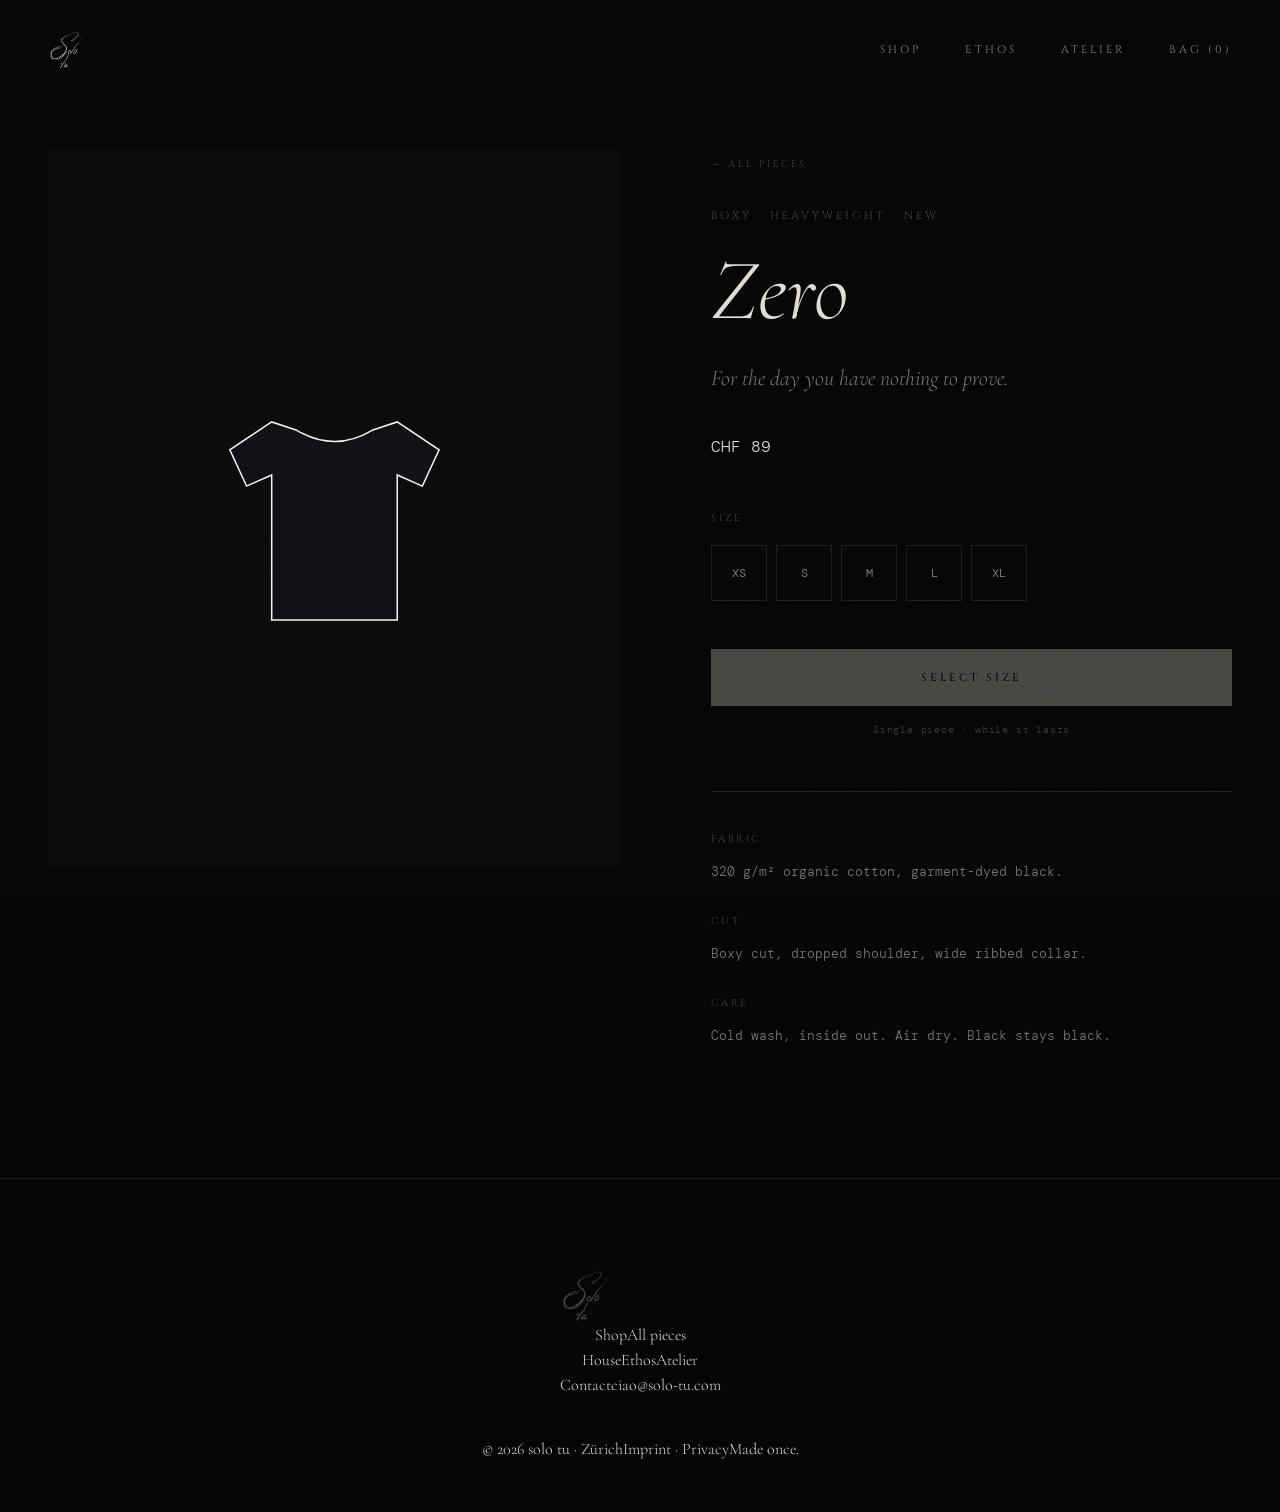
<file: product.html>
<!DOCTYPE html>
<html lang="en">
<head>
<meta charset="UTF-8">
<meta name="viewport" content="width=device-width, initial-scale=1.0">
<title>solo tu</title>
<link rel="preconnect" href="https://fonts.googleapis.com">
<link href="https://fonts.googleapis.com/css2?family=Cinzel:wght@400;500&family=Cormorant+Garamond:ital,wght@0,300;0,400;1,300;1,400&family=DM+Mono:wght@300;400&display=swap" rel="stylesheet">
<link rel="stylesheet" href="style.css">
<link rel="stylesheet" href="shop.css">
<link rel="stylesheet" href="product.css">
</head>
<body>
<div class="grain"></div>

<nav id="nav">
  <a href="index.html" class="nav-logo"><img src="logo.png" alt="solo tu"></a>
  <button class="nav-toggle" aria-label="Menu" onclick="document.body.classList.toggle('menu-open')"><span></span><span></span></button>
  <div class="nav-links">
    <a href="shop.html">Shop</a>
    <a href="index.html#manifest">Ethos</a>
    <a href="index.html#atelier">Atelier</a>
    <a href="#" class="nav-bag" onclick="openCart();return false;">Bag <span id="bag-count">(0)</span></a>
  </div>
</nav>

<main class="pdp" id="pdp"><!-- injected --></main>

<footer class="foot">
  <div class="foot-top">
    <img src="logo.png" alt="solo tu" class="foot-logo">
    <div class="foot-cols">
      <div class="foot-col"><span>Shop</span><a href="shop.html">All pieces</a></div>
      <div class="foot-col"><span>House</span><a href="index.html#manifest">Ethos</a><a href="index.html#atelier">Atelier</a></div>
      <div class="foot-col"><span>Contact</span><a href="mailto:ciao@solo-tu.com">ciao@solo-tu.com</a></div>
    </div>
  </div>
  <div class="foot-bottom"><span>© 2026 solo tu · Zürich</span><span><a href="impressum.html">Imprint</a> · <a href="datenschutz.html">Privacy</a></span><span>Made once.</span></div>
</footer>

<div class="cart-overlay" id="cart-overlay" onclick="closeCart()"></div>
<aside class="cart-drawer" id="cart-drawer">
  <div class="cart-head"><span>Your bag</span><button onclick="closeCart()">✕</button></div>
  <div class="cart-items" id="cart-items"></div>
  <div class="cart-foot">
    <div class="cart-total"><span>Total</span><span id="cart-total">CHF 0</span></div>
    <button class="cart-checkout" onclick="checkout()">Checkout</button>
    <p class="cart-note">Shipping Switzerland &amp; EU · Tax incl.</p>
  </div>
</aside>

<script src="products.js"></script>
<script src="main.js"></script>
<script src="shop.js"></script>
<script src="product.js"></script>
</body>
</html>
</file>
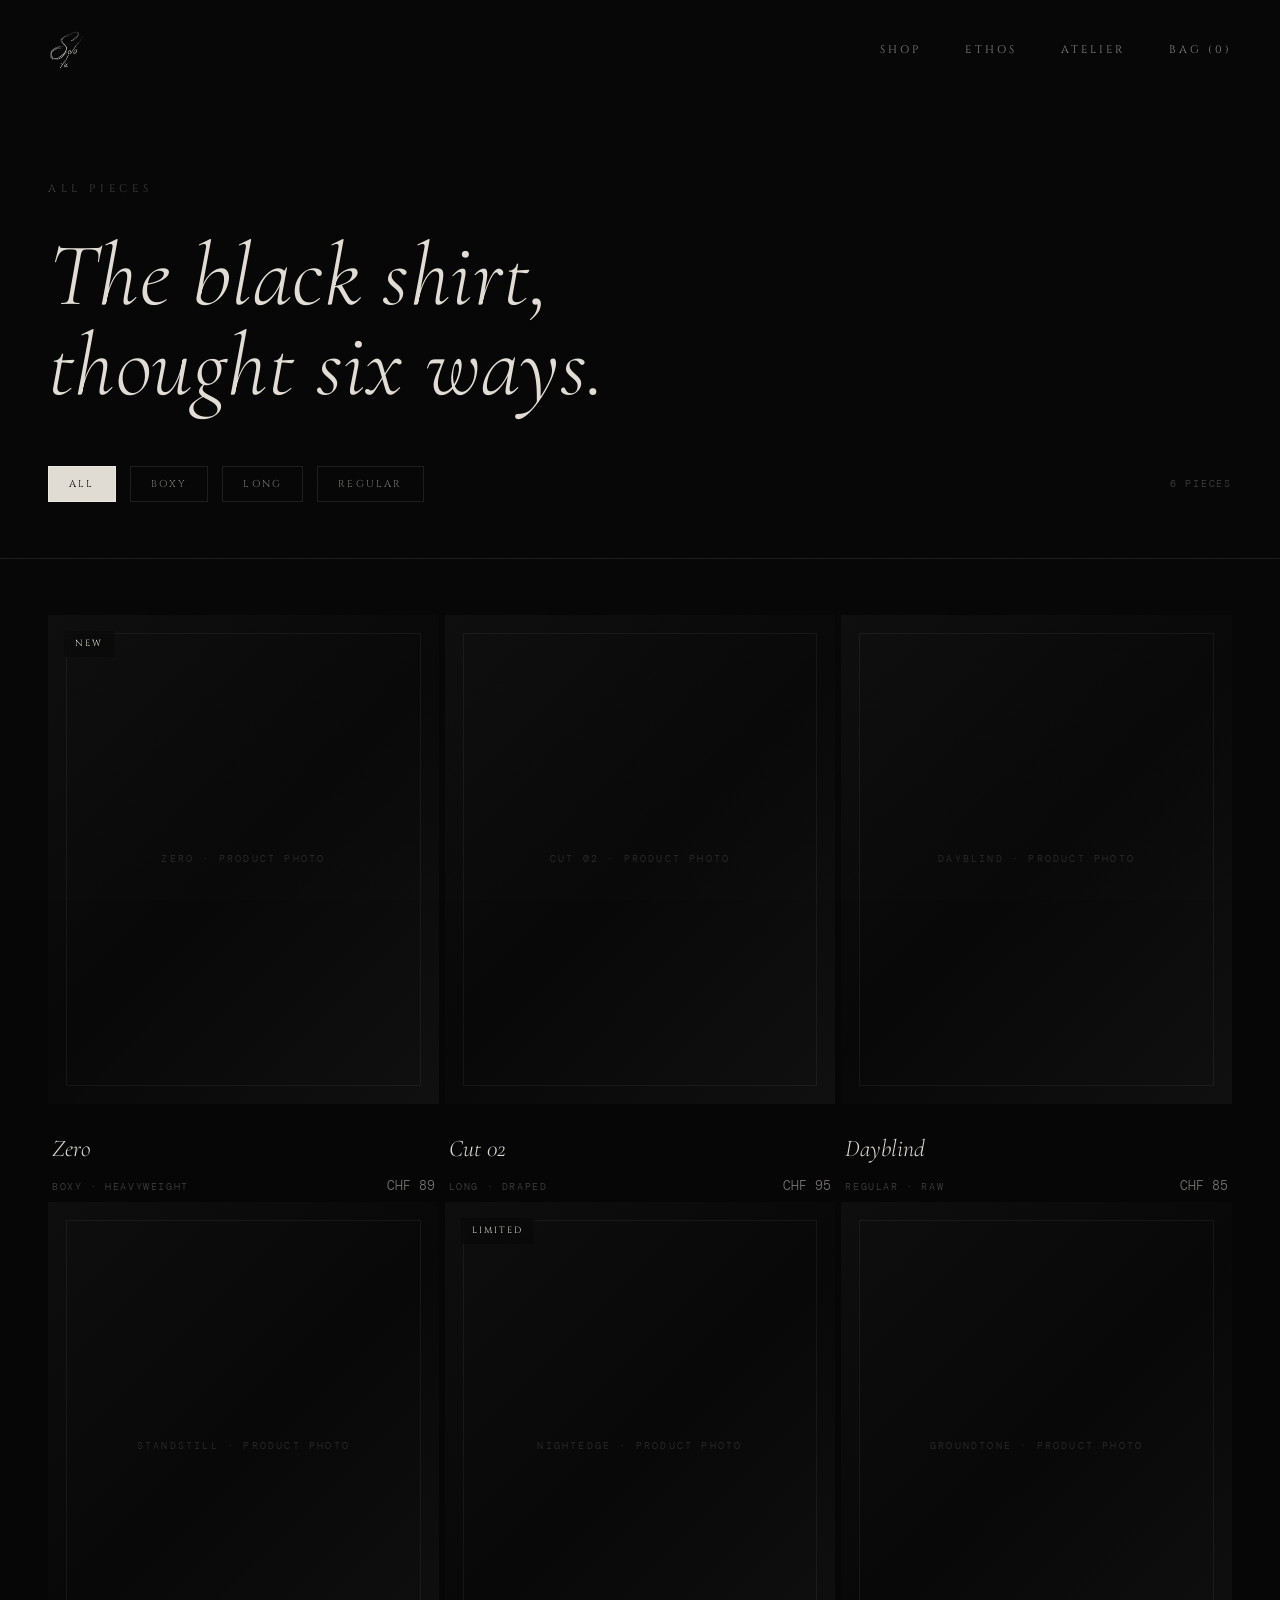
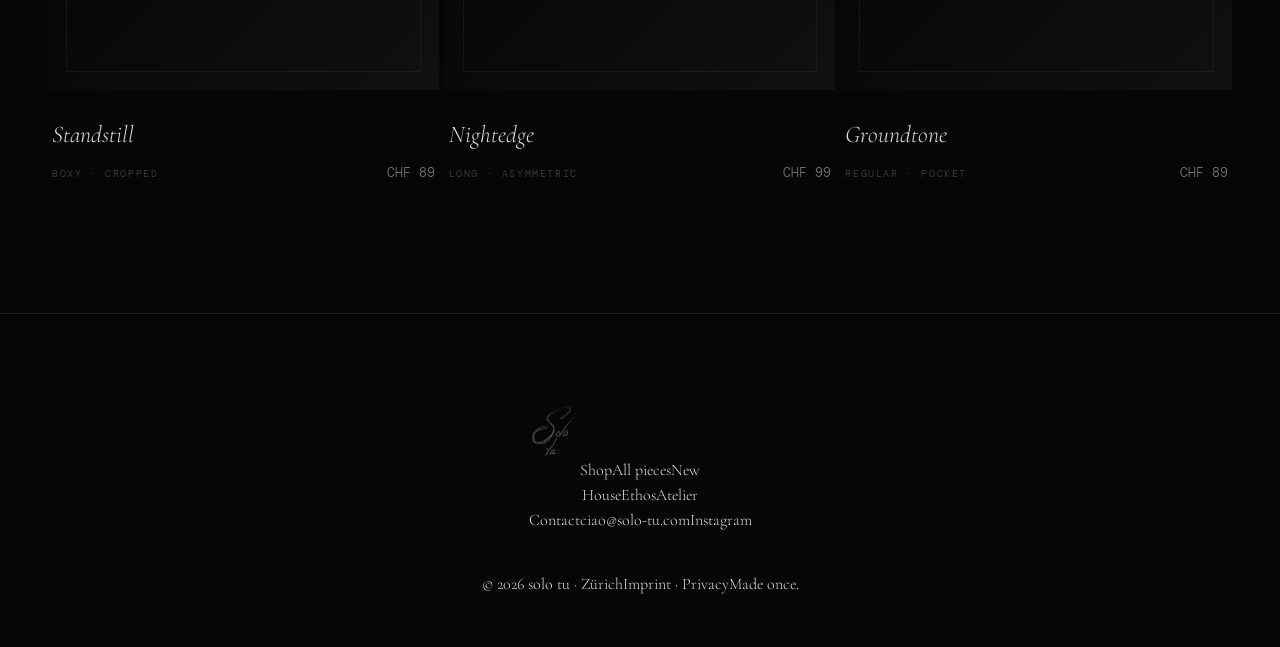
<file: shop.html>
<!DOCTYPE html>
<html lang="en">
<head>
<meta charset="UTF-8">
<meta name="viewport" content="width=device-width, initial-scale=1.0">
<title>Shop — solo tu</title>
<meta name="description" content="All pieces by solo tu. Black shirts as single pieces.">
<link rel="preconnect" href="https://fonts.googleapis.com">
<link href="https://fonts.googleapis.com/css2?family=Cinzel:wght@400;500&family=Cormorant+Garamond:ital,wght@0,300;0,400;1,300;1,400&family=DM+Mono:wght@300;400&display=swap" rel="stylesheet">
<link rel="stylesheet" href="style.css">
<link rel="stylesheet" href="shop.css">
</head>
<body>
<div class="grain"></div>

<nav id="nav">
  <a href="index.html" class="nav-logo"><img src="logo.png" alt="solo tu"></a>
  <button class="nav-toggle" aria-label="Menu" onclick="document.body.classList.toggle('menu-open')"><span></span><span></span></button>
  <div class="nav-links">
    <a href="shop.html">Shop</a>
    <a href="index.html#manifest">Ethos</a>
    <a href="index.html#atelier">Atelier</a>
    <a href="#" class="nav-bag" onclick="openCart();return false;">Bag <span id="bag-count">(0)</span></a>
  </div>
</nav>

<header class="shop-head">
  <p class="shop-eyebrow">All pieces</p>
  <h1 class="shop-title">The black shirt,<br><em>thought six ways.</em></h1>
</header>

<div class="shop-filters">
  <button class="filter active" data-filter="all">All</button>
  <button class="filter" data-filter="boxy">Boxy</button>
  <button class="filter" data-filter="long">Long</button>
  <button class="filter" data-filter="regular">Regular</button>
  <span class="shop-count" id="shop-count"></span>
</div>

<main class="shop-grid" id="shop-grid"></main>

<footer class="foot">
  <div class="foot-top">
    <img src="logo.png" alt="solo tu" class="foot-logo">
    <div class="foot-cols">
      <div class="foot-col"><span>Shop</span><a href="shop.html">All pieces</a><a href="shop.html">New</a></div>
      <div class="foot-col"><span>House</span><a href="index.html#manifest">Ethos</a><a href="index.html#atelier">Atelier</a></div>
      <div class="foot-col"><span>Contact</span><a href="mailto:ciao@solo-tu.com">ciao@solo-tu.com</a><a href="https://instagram.com/solo_tu_online">Instagram</a></div>
    </div>
  </div>
  <div class="foot-bottom"><span>© 2026 solo tu · Zürich</span><span><a href="impressum.html">Imprint</a> · <a href="datenschutz.html">Privacy</a></span><span>Made once.</span></div>
</footer>

<!-- cart drawer -->
<div class="cart-overlay" id="cart-overlay" onclick="closeCart()"></div>
<aside class="cart-drawer" id="cart-drawer">
  <div class="cart-head">
    <span>Your bag</span>
    <button onclick="closeCart()" aria-label="Close">✕</button>
  </div>
  <div class="cart-items" id="cart-items"></div>
  <div class="cart-foot">
    <div class="cart-total"><span>Total</span><span id="cart-total">CHF 0</span></div>
    <button class="cart-checkout" onclick="checkout()">Checkout</button>
    <p class="cart-note">Shipping Switzerland &amp; EU · Tax incl.</p>
  </div>
</aside>

<script src="products.js"></script>
<script src="main.js"></script>
<script src="shop.js"></script>
</body>
</html>
</file>
<file: style.css>
/* ============ solo tu — Giulia-grade, image-driven ============ */
:root{
  --ink:#060606;
  --ink-2:#0c0c0c;
  --cream:rgba(237,232,223,0.95);
  --cream-dim:rgba(237,232,223,.50);
  --cream-faint:rgba(237,232,223,.26);
  --cream-ghost:rgba(237,232,223,.09);
  --line:rgba(237,232,223,.10);
  --display:'Cormorant Garamond',Georgia,serif;
  --label:'Cinzel',serif;
  --mono:'DM Mono',monospace;
}
*{margin:0;padding:0;box-sizing:border-box}
html{scroll-behavior:smooth;-webkit-text-size-adjust:100%}
body{background:var(--ink);color:var(--cream);font-family:var(--display);
  font-weight:300;line-height:1.55;overflow-x:hidden;-webkit-font-smoothing:antialiased}
img{display:block;max-width:100%}
a{color:inherit;text-decoration:none}
em{font-style:italic;font-weight:300}

.grain{position:fixed;inset:0;pointer-events:none;z-index:900;opacity:.05;mix-blend-mode:overlay;
  background-image:url("data:image/svg+xml,%3Csvg xmlns='http://www.w3.org/2000/svg' viewBox='0 0 200 200'%3E%3Cfilter id='n'%3E%3CfeTurbulence type='fractalNoise' baseFrequency='.85' numOctaves='3'/%3E%3C/filter%3E%3Crect width='100%25' height='100%25' filter='url(%23n)'/%3E%3C/svg%3E");background-size:200px 200px}

/* shared eyebrow */
.eyebrow{font-family:var(--label);font-size:11px;letter-spacing:.42em;
  text-transform:uppercase;color:var(--cream-faint);font-weight:400;display:block}

/* image placeholder treatment — elegant, reads as "photo goes here" */
[data-ph]{position:relative;background:
  linear-gradient(135deg,#0e0e0e 0%,#080808 50%,#101010 100%)}
[data-ph]::after{content:attr(data-ph);position:absolute;inset:0;
  display:flex;align-items:center;justify-content:center;text-align:center;padding:24px;
  font-family:var(--mono);font-size:10px;letter-spacing:.22em;text-transform:uppercase;
  color:rgba(237,232,223,.16);line-height:2}
[data-ph]::before{content:"";position:absolute;inset:18px;border:1px solid rgba(237,232,223,.06)}

/* ============ nav ============ */
#nav{position:fixed;top:0;left:0;right:0;z-index:800;display:flex;align-items:center;
  justify-content:space-between;padding:30px 48px;mix-blend-mode:difference}
.nav-logo img{height:40px;width:auto;opacity:.95}
.nav-links{display:flex;align-items:center;gap:44px}
.nav-links a{font-family:var(--label);font-size:11px;font-weight:400;letter-spacing:.28em;
  text-transform:uppercase;opacity:.6;transition:opacity .4s}
.nav-links a:hover{opacity:1}
.nav-toggle{display:none;background:none;border:none;cursor:pointer;flex-direction:column;gap:6px;padding:6px}
.nav-toggle span{width:26px;height:1px;background:var(--cream);display:block;transition:.3s}

/* ============ hero — fullscreen image + signature ============ */
.hero{position:relative;height:100vh;min-height:640px;display:flex;
  align-items:center;justify-content:center;text-align:center;overflow:hidden}
.hero-media{position:absolute;inset:0}
.hero-overlay{position:absolute;inset:0;background:
  radial-gradient(ellipse at center,transparent 0%,rgba(6,6,6,.55) 75%,rgba(6,6,6,.85) 100%)}
.hero-content{position:relative;z-index:2;display:flex;flex-direction:column;align-items:center;padding:0 30px}
.hero-logo{width:min(360px,72vw);opacity:.96;margin-bottom:42px;
  filter:drop-shadow(0 4px 30px rgba(0,0,0,.6))}
.hero-tagline{font-family:var(--label);font-size:11px;letter-spacing:.4em;
  text-transform:uppercase;color:var(--cream-dim);margin-bottom:46px;font-weight:400}
.hero-lines{display:flex;flex-direction:column;gap:8px;margin-bottom:52px}
.hero-lines span{font-family:var(--label);font-size:clamp(10px,1.4vw,13px);
  letter-spacing:.36em;text-transform:uppercase;color:var(--cream-faint);font-weight:400}
.hero-cta{font-family:var(--label);font-size:11px;letter-spacing:.28em;text-transform:uppercase;
  font-weight:400;color:var(--cream);padding-bottom:9px;border-bottom:1px solid var(--cream-dim);transition:.4s}
.hero-cta:hover{border-color:var(--cream)}

/* ============ manifest ============ */
.manifest{padding:200px 48px}
.manifest-inner{max-width:1000px;margin:0 auto}
.manifest-line{font-size:clamp(34px,6vw,74px);font-weight:300;line-height:1.18;
  font-style:italic;letter-spacing:.005em}
.manifest-line.dim{color:var(--cream-dim)}

/* ============ image pair ============ */
.pair{display:grid;grid-template-columns:1fr 1fr;gap:6px;padding:0 6px}
.pair-img{aspect-ratio:3/4}

/* ============ the work ============ */
.work{padding:200px 48px;max-width:1100px;margin:0 auto}
.work .eyebrow{margin-bottom:50px}
.work-quote{font-size:clamp(30px,4.4vw,56px);font-weight:300;font-style:italic;
  line-height:1.22;border-left:1px solid var(--line);padding-left:40px;margin-bottom:80px}
.work-body{display:grid;grid-template-columns:repeat(2,1fr);gap:54px;max-width:880px}
.work-body p{font-family:var(--mono);font-size:13px;line-height:2.1;color:var(--cream-dim)}

/* ============ featured ============ */
.featured{padding:140px 48px;border-top:1px solid var(--line)}
.featured-head{display:flex;align-items:baseline;gap:26px;margin-bottom:80px}
.featured-title{font-size:clamp(38px,5vw,66px);font-weight:300;font-style:italic}
.featured-grid{display:grid;grid-template-columns:repeat(3,1fr);gap:6px;margin-bottom:64px}

.card{position:relative;cursor:pointer;overflow:hidden}
.card-img{aspect-ratio:4/5;position:relative;overflow:hidden;
  transition:transform 1s cubic-bezier(.19,1,.22,1)}
.card:hover .card-img{transform:scale(1.03)}
.card-meta{padding:26px 4px 0}
.card-name{font-size:24px;font-style:italic;font-weight:300;margin-bottom:10px}
.card-row{display:flex;justify-content:space-between;align-items:baseline}
.card-cut{font-family:var(--mono);font-size:10px;letter-spacing:.16em;text-transform:uppercase;color:var(--cream-faint)}
.card-price{font-family:var(--mono);font-size:12.5px;color:var(--cream-dim)}
.card-tag{position:absolute;top:16px;left:16px;z-index:3;font-family:var(--label);font-size:9px;
  letter-spacing:.22em;text-transform:uppercase;color:var(--cream);font-weight:400;
  background:rgba(6,6,6,.5);padding:6px 11px;backdrop-filter:blur(4px)}

.link-underline{display:inline-block;font-family:var(--label);font-size:11px;letter-spacing:.26em;
  text-transform:uppercase;font-weight:400;color:var(--cream-dim);
  border-bottom:1px solid var(--line);padding-bottom:7px;transition:.4s}
.link-underline:hover{color:var(--cream);border-color:var(--cream-dim)}

/* ============ atelier ============ */
.atelier{display:grid;grid-template-columns:1fr 1fr;gap:6px;align-items:stretch;padding:0 6px;margin-top:6px}
.atelier-img{aspect-ratio:4/5;min-height:520px}
.atelier-text{padding:90px 60px;display:flex;flex-direction:column;justify-content:center}
.atelier-text .eyebrow{margin-bottom:36px}
.atelier-quote{font-size:clamp(26px,3.4vw,42px);font-weight:300;font-style:italic;line-height:1.3;margin-bottom:38px}
.atelier-detail{font-family:var(--mono);font-size:12.5px;line-height:2.05;color:var(--cream-dim);max-width:46ch;margin-bottom:48px}
.atelier-pledge{display:flex;flex-direction:column;gap:12px}
.atelier-pledge span{font-family:var(--label);font-size:10px;letter-spacing:.3em;
  text-transform:uppercase;color:var(--cream-faint);font-weight:400}

/* ============ commission ============ */
.commission{padding:200px 48px;text-align:center}
.commission .eyebrow{margin-bottom:48px}
.commission-quote{font-size:clamp(26px,3.6vw,46px);font-weight:300;font-style:italic;
  line-height:1.32;max-width:20ch;margin:0 auto 64px}
.signup-form{display:flex;max-width:440px;margin:0 auto;border-bottom:1px solid var(--cream-dim)}
.signup-form input{flex:1;background:none;border:none;outline:none;color:var(--cream);
  font-family:var(--mono);font-size:13px;padding:17px 0;letter-spacing:.04em}
.signup-form input::placeholder{color:var(--cream-faint)}
.signup-form button{background:none;border:none;cursor:pointer;color:var(--cream);
  font-family:var(--label);font-size:11px;letter-spacing:.22em;text-transform:uppercase;
  font-weight:400;padding:0 0 0 22px;opacity:.7;transition:.4s}
.signup-form button:hover{opacity:1}

/* ============ footer ============ */
.foot{padding:90px 48px 50px;border-top:1px solid var(--line);
  display:flex;flex-direction:column;align-items:center;gap:40px;text-align:center}
.foot-logo{height:54px;width:auto;opacity:.45}
.foot-meta{display:flex;flex-wrap:wrap;justify-content:center;gap:14px;align-items:center}
.foot-meta span,.foot-meta a{font-family:var(--label);font-size:10px;letter-spacing:.2em;
  text-transform:uppercase;color:var(--cream-faint);font-weight:400;transition:.3s}
.foot-meta a:hover{color:var(--cream)}

/* ============ reveal ============ */
[data-reveal]{opacity:0;transform:translateY(28px);transition:opacity 1.3s ease,transform 1.3s cubic-bezier(.19,1,.22,1)}
[data-reveal].in{opacity:1;transform:none}

/* ============ responsive ============ */
@media(max-width:820px){
  #nav{padding:22px 24px}
  .nav-toggle{display:flex;z-index:810;position:relative}
  /* full-screen menu — solid, calm, editorial */
  .nav-links{position:fixed;inset:0;background:#060606;flex-direction:column;
    align-items:center;justify-content:center;gap:50px;
    transform:translateY(-100%);transition:transform .6s cubic-bezier(.19,1,.22,1);
    mix-blend-mode:normal;z-index:805}
  body.menu-open .nav-links{transform:none}
  /* neutralise the nav's difference-blend while the menu is open,
     otherwise the black overlay blends away against the dark page */
  body.menu-open #nav{mix-blend-mode:normal}
  body.menu-open{overflow:hidden}
  .nav-links a{font-size:15px;letter-spacing:.34em;opacity:.55}
  .nav-links a:hover,.nav-links a:active{opacity:1}
  .nav-links .nav-bag{margin-top:6px;opacity:.4}
  /* burger morphs into an X when open */
  body.menu-open .nav-toggle span:nth-child(1){transform:translateY(7px) rotate(45deg)}
  body.menu-open .nav-toggle span:nth-child(2){opacity:0}
  body.menu-open .nav-toggle span:nth-child(3){transform:translateY(-7px) rotate(-45deg)}
  .manifest,.work,.commission{padding:120px 24px}
  .work-body{grid-template-columns:1fr;gap:30px}
  .pair{grid-template-columns:1fr}
  .featured{padding:100px 24px}
  .featured-grid{grid-template-columns:1fr;gap:4px}
  .atelier{grid-template-columns:1fr}
  .atelier-img{min-height:auto}
  .atelier-text{padding:80px 28px}
  .foot{padding:70px 24px 40px}
}
@media(prefers-reduced-motion:reduce){
  *{animation:none!important;transition:none!important}
  [data-reveal]{opacity:1;transform:none}
}
</file>
<file: shop.css>
.shop-head{padding:180px 48px 56px;max-width:1300px;margin:0 auto}
.shop-eyebrow{font-family:var(--label);font-size:11px;letter-spacing:.42em;
  text-transform:uppercase;color:var(--cream-faint);margin-bottom:34px;font-weight:400}
.shop-title{font-size:clamp(42px,7vw,90px);font-weight:300;line-height:1.0;
  letter-spacing:.005em;font-style:italic}

.shop-filters{display:flex;align-items:center;gap:14px;padding:0 48px 56px;
  max-width:1300px;margin:0 auto;flex-wrap:wrap;border-bottom:1px solid var(--line)}
.filter{background:none;border:1px solid var(--line);cursor:pointer;
  font-family:var(--label);font-size:10px;letter-spacing:.22em;text-transform:uppercase;font-weight:400;
  color:var(--cream-dim);padding:10px 20px;border-radius:0;transition:.4s}
.filter:hover{color:var(--cream);border-color:var(--cream-dim)}
.filter.active{background:var(--cream);color:var(--ink);border-color:var(--cream)}
.shop-count{margin-left:auto;font-family:var(--mono);font-size:10px;
  letter-spacing:.18em;text-transform:uppercase;color:var(--cream-faint)}

.shop-grid{display:grid;grid-template-columns:repeat(3,1fr);gap:6px;
  max-width:1300px;margin:0 auto;padding:56px 48px 130px}

@media(max-width:820px){
  .shop-head{padding:140px 24px 44px}
  .shop-filters{padding:0 24px 40px}
  .shop-grid{grid-template-columns:1fr;gap:4px;padding:40px 24px 100px}
  .shop-count{display:none}
}

/* ---------- cart drawer ---------- */
.cart-overlay{position:fixed;inset:0;background:rgba(6,6,6,.62);backdrop-filter:blur(3px);
  opacity:0;pointer-events:none;transition:opacity .5s;z-index:950}
.cart-overlay.open{opacity:1;pointer-events:auto}
.cart-drawer{position:fixed;top:0;right:0;bottom:0;width:min(420px,90vw);
  background:#080808;border-left:1px solid var(--line);z-index:960;
  transform:translateX(100%);transition:transform .6s cubic-bezier(.19,1,.22,1);
  display:flex;flex-direction:column;padding:36px}
.cart-drawer.open{transform:none}
.cart-head{display:flex;justify-content:space-between;align-items:center;
  padding-bottom:30px;border-bottom:1px solid var(--line)}
.cart-head span{font-family:var(--label);font-size:11px;letter-spacing:.26em;text-transform:uppercase;font-weight:400}
.cart-head button{background:none;border:none;color:var(--cream);font-size:17px;cursor:pointer;opacity:.55;transition:.3s}
.cart-head button:hover{opacity:1}
.cart-items{flex:1;overflow-y:auto;padding:26px 0}
.cart-empty{font-family:var(--mono);font-size:12px;color:var(--cream-faint);
  letter-spacing:.04em;text-align:center;padding:64px 0;line-height:2.1}
.cart-line{display:flex;justify-content:space-between;align-items:flex-start;
  padding:22px 0;border-bottom:1px solid var(--line)}
.cart-line-name{font-size:20px;font-style:italic;font-weight:300;margin-bottom:6px}
.cart-line-meta{font-family:var(--mono);font-size:10px;letter-spacing:.13em;
  text-transform:uppercase;color:var(--cream-faint)}
.cart-line-right{text-align:right;display:flex;flex-direction:column;gap:9px;align-items:flex-end}
.cart-line-price{font-family:var(--mono);font-size:12px;color:var(--cream-dim)}
.cart-line-rm{font-family:var(--mono);font-size:9px;letter-spacing:.13em;
  text-transform:uppercase;color:var(--cream-faint);background:none;border:none;
  cursor:pointer;text-decoration:underline;text-underline-offset:3px;transition:.3s}
.cart-line-rm:hover{color:var(--cream)}
.cart-foot{padding-top:26px;border-top:1px solid var(--line)}
.cart-total{display:flex;justify-content:space-between;align-items:baseline;margin-bottom:24px}
.cart-total span:first-child{font-family:var(--label);font-size:11px;letter-spacing:.22em;text-transform:uppercase;color:var(--cream-dim);font-weight:400}
.cart-total span:last-child{font-family:var(--mono);font-size:16px}
.cart-checkout{width:100%;background:var(--cream);color:var(--ink);border:none;cursor:pointer;
  font-family:var(--label);font-size:11px;letter-spacing:.26em;text-transform:uppercase;font-weight:500;
  padding:19px;transition:opacity .4s}
.cart-checkout:hover{opacity:.85}
.cart-note{text-align:center;margin-top:17px;font-family:var(--mono);font-size:9px;
  letter-spacing:.08em;color:var(--cream-faint)}
</file>
<file: product.css>
.pdp{max-width:1300px;margin:0 auto;padding:150px 48px 130px;
  display:grid;grid-template-columns:1.1fr 1fr;gap:90px;align-items:start}
.pdp-visual{position:sticky;top:130px;background:#0b0b0b;aspect-ratio:4/5;
  display:flex;align-items:center;justify-content:center;overflow:hidden}
.pdp-visual svg{width:56%}
.pdp-back{font-family:var(--label);font-size:10px;letter-spacing:.22em;text-transform:uppercase;font-weight:400;
  color:var(--cream-faint);margin-bottom:34px;display:inline-block;transition:.4s}
.pdp-back:hover{color:var(--cream)}
.pdp-cut{font-family:var(--label);font-size:11px;letter-spacing:.28em;text-transform:uppercase;font-weight:400;
  color:var(--cream-faint);margin-bottom:24px}
.pdp-name{font-size:clamp(48px,7vw,86px);font-weight:300;font-style:italic;line-height:1.0;margin-bottom:28px}
.pdp-poem{font-size:22px;font-style:italic;font-weight:300;color:var(--cream-dim);margin-bottom:40px;max-width:34ch;line-height:1.5}
.pdp-price{font-family:var(--mono);font-size:16px;margin-bottom:52px}
.pdp-label{font-family:var(--label);font-size:10px;letter-spacing:.28em;text-transform:uppercase;font-weight:400;
  color:var(--cream-faint);margin-bottom:18px}
.pdp-sizes{display:flex;gap:9px;margin-bottom:48px;flex-wrap:wrap}
.size{width:56px;height:56px;border:1px solid var(--line);background:none;cursor:pointer;
  font-family:var(--mono);font-size:12px;color:var(--cream-dim);transition:.3s}
.size:hover{border-color:var(--cream-dim);color:var(--cream)}
.size.sel{background:var(--cream);color:var(--ink);border-color:var(--cream)}
.pdp-add{width:100%;background:var(--cream);color:var(--ink);border:none;cursor:pointer;
  font-family:var(--label);font-size:11px;letter-spacing:.28em;text-transform:uppercase;font-weight:500;
  padding:21px;transition:opacity .4s;margin-bottom:16px}
.pdp-add:hover{opacity:.85}
.pdp-add:disabled{opacity:.3;cursor:not-allowed}
.pdp-hint{font-family:var(--mono);font-size:10px;letter-spacing:.08em;color:var(--cream-faint);
  text-align:center;margin-bottom:54px}
.pdp-details{border-top:1px solid var(--line);padding-top:40px;display:flex;flex-direction:column;gap:30px}
.pdp-detail span{font-family:var(--label);font-size:10px;letter-spacing:.24em;text-transform:uppercase;font-weight:400;
  color:var(--cream-faint);display:block;margin-bottom:12px}
.pdp-detail p{font-family:var(--mono);font-size:12.5px;line-height:1.95;color:var(--cream-dim)}
@media(max-width:820px){
  .pdp{grid-template-columns:1fr;gap:44px;padding:120px 24px 90px}
  .pdp-visual{position:static;aspect-ratio:1/1}
}
</file>
